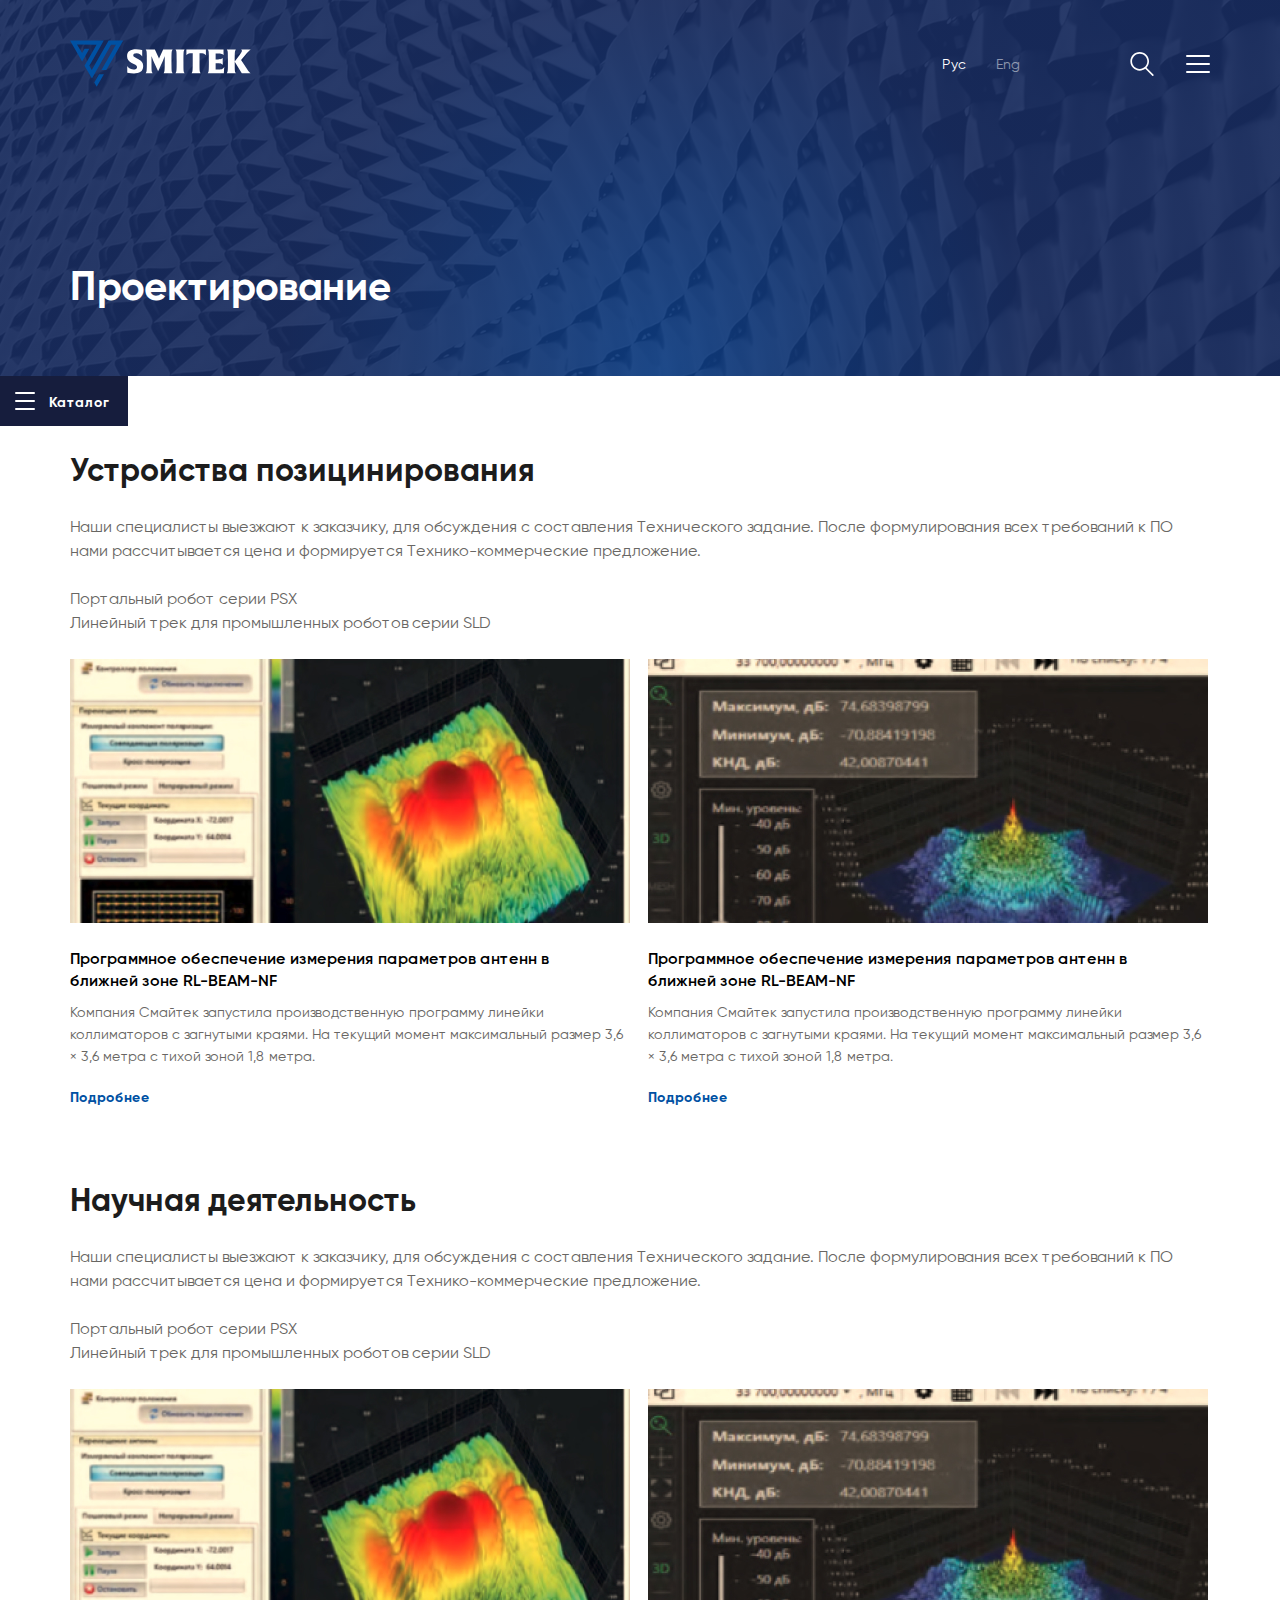
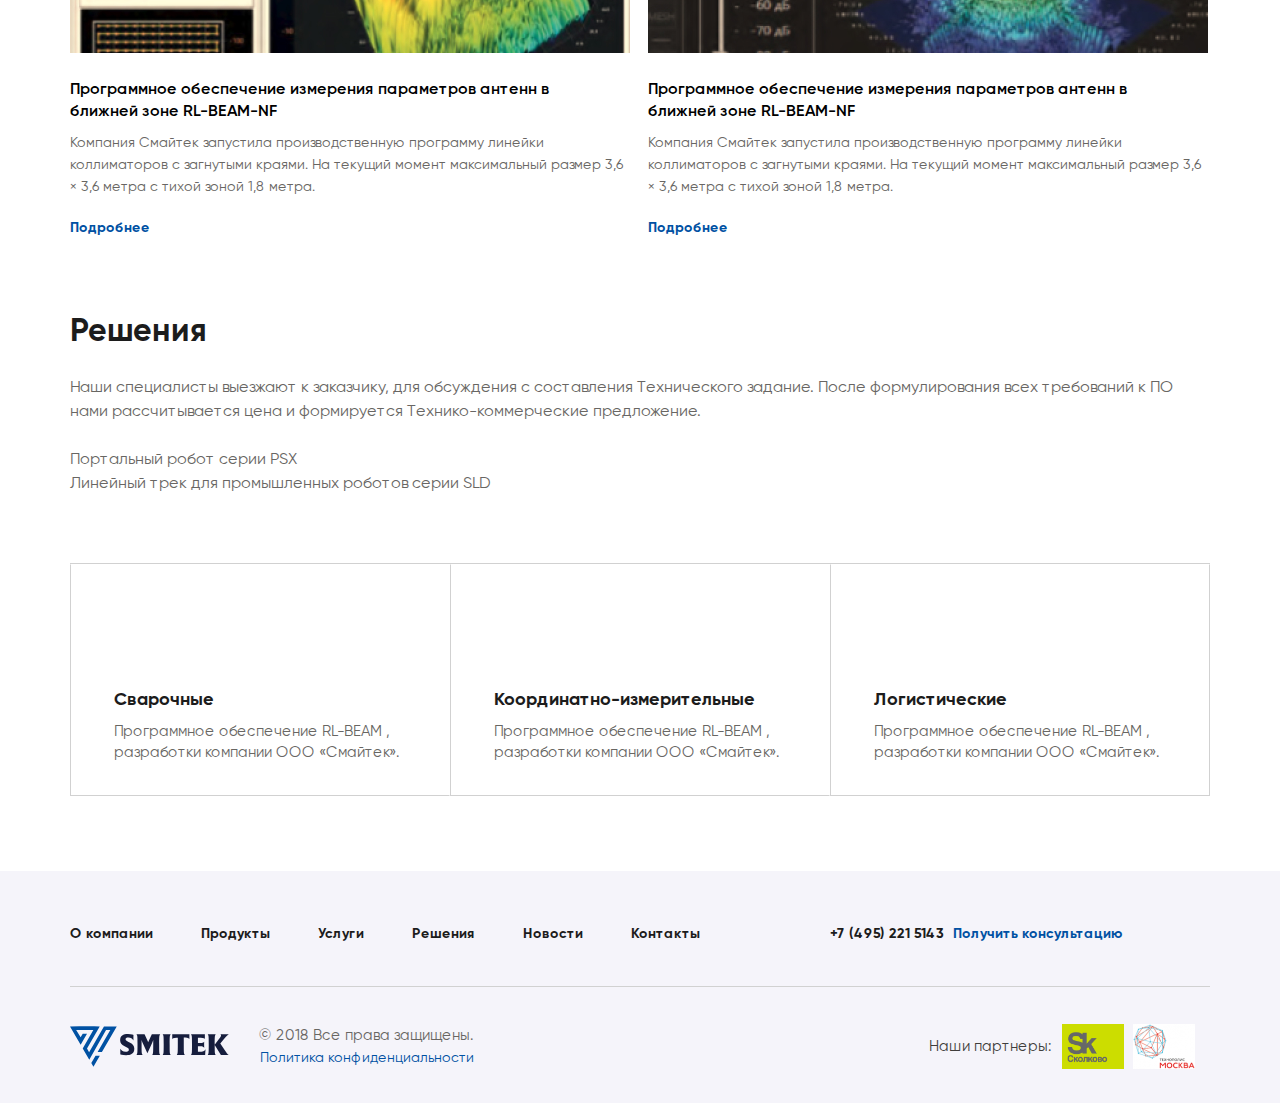
<file: app/index4.html>
<!DOCTYPE html>
<html lang="ru">

<head>

	<meta charset="utf-8">
	<!-- <base href="/"> -->

	<title>OptimizedHTML 4</title>
	<meta name="description" content="">

	<meta http-equiv="X-UA-Compatible" content="IE=edge">
	<meta name="viewport" content="width=device-width, initial-scale=1, maximum-scale=1">
	
	<!-- Template Basic Images Start -->
	<meta property="og:image" content="path/to/image.jpg">
	<link rel="icon" href="img/favicon/favicon.ico">
	<link rel="apple-touch-icon" sizes="180x180" href="img/favicon/apple-touch-icon-180x180.png">
	<!-- Template Basic Images End -->
	
	<!-- Custom Browsers Color Start -->
	<meta name="theme-color" content="#000">
	<!-- Custom Browsers Color End -->

	<link rel="stylesheet" href="libs/bootstrap/css/bootstrap-reboot.min.css">
	<link rel="stylesheet" href="libs/bootstrap/css/bootstrap-grid.min.css">
	<link rel="stylesheet" href="libs/hamburgers-master/dist/hamburgers.min.css">
	<link rel="stylesheet" href="css/main.min.css">

</head>

<body>
	
	<!-- Header Start -->
	<header class="header header-inner">
		<div class="container">
			<div class="topLine">
				<div class="header-mmenu">
					<button class="hamburger hamburger--collapse" type="button">
						<span class="hamburger-box">
							<span class="hamburger-inner"></span>
						</span>
					</button>
				</div>

				<div class="header-logo">
					<a href="#" class="logo">
						<img src="img/logo-white.svg" alt="Smitek">
					</a>
				</div>

				<div class="header-controls">
					<div class="lang">
						<ul>
							<li class="active">
								<a href="#" class="link">Рус</a>
							</li>
							<li>
								<a href="#" class="link">Eng</a>
							</li>
						</ul>
					</div>

					<div class="search">
						<div class="search-btn">
							<img src="img/icons/ic-search.svg" class="svg">
						</div>
					</div>
				</div>
			</div>
			
			<div class="middleLine">
				<h1 class="h1 title">Проектирование</h1>
			</div>
		</div>
	</header>
	<!-- Header END -->

	<!-- Main Start -->
	<main class="main">
		<div class="catalog">
			<a href="#" class="catalog-btn">
				<span class="hamburger hamburger--collapse">
					<span class="hamburger-box">
						<span class="hamburger-inner"></span>
					</span>
				</span>
				<span class="catalog-btn-text">Каталог</span>
			</a>
			<div class="catalog-list">
				<span class="hamburger hamburger--collapse is-active">
					<span class="hamburger-box">
						<span class="hamburger-inner"></span>
					</span>
				</span>
				<ul>
					<li class="active">
						<a href="#sect1" class="link js-scroll-to">Разработка ПО</a>
					</li>
					<li>
						<a href="#sect2" class="link js-scroll-to">Научная деятельность</a>
					</li>
					<li>
						<a href="#sect3" class="link js-scroll-to">Решения</a>
					</li>
				</ul>
			</div>
		</div>

		<section class="section" id="sect1">
			<div class="container">
				<h2 class="section-title h2 title c-title">Устройства позицинирования</h2>

				<p class="pre-line">Наши специалисты выезжают к заказчику, для обсуждения с составления Технического задание. После формулирования всех требований к ПО нами рассчитывается цена и формируется Технико-коммерческие предложение.

						Портальный робот серии PSX 
						Линейный трек для промышленных роботов серии SLD 
				</p>

				<div class="news news-large">
					<div class="news-poster two-columns">
						<div class="two-columns-col">
							<article class="article">
								<a href="#" class="article-image">
									<img src="img/news-large-1.jpg" alt="News Alt">
								</a>
								<div class="article-content">
									<div class="title">
										<a href="#" class="link">
											<h6 class="h6">Программное обеспечение измерения параметров антенн в ближней зоне RL-BEAM-NF</h6>
										</a>
									</div>
									<p>Компания Смайтек запустила производственную программу линейки коллиматоров с загнутыми краями. На текущий момент максимальный размер 3,6 × 3,6 метра с тихой зоной 1,8 метра.</p>
									<div class="link-wrapper">
										<a href="#" class="link c-main">Подробнее</a>
									</div>
								</div>
							</article>
						</div>
						<div class="two-columns-col">
							<article class="article">
								<a href="#" class="article-image">
									<img src="img/news-large-2.jpg" alt="News Alt">
								</a>
								<div class="article-content">
									<div class="title">
										<a href="#" class="link">
											<h6 class="h6">Программное обеспечение измерения параметров антенн в ближней зоне RL-BEAM-NF</h6>
										</a>
									</div>
									<p>Компания Смайтек запустила производственную программу линейки коллиматоров с загнутыми краями. На текущий момент максимальный размер 3,6 × 3,6 метра с тихой зоной 1,8 метра.</p>
									<div class="link-wrapper">
										<a href="#" class="link c-main">Подробнее</a>
									</div>
								</div>
							</article>
						</div>
					</div>
				</div>
			</div>
		</section>

		<section class="section" id="sect2">
			<div class="container">
				<h2 class="section-title h2 title c-title">Научная деятельность</h2>

				<p class="pre-line">Наши специалисты выезжают к заказчику, для обсуждения с составления Технического задание. После формулирования всех требований к ПО нами рассчитывается цена и формируется Технико-коммерческие предложение.

						Портальный робот серии PSX 
						Линейный трек для промышленных роботов серии SLD 
				</p>

				<div class="news news-large">
					<div class="news-poster two-columns">
						<div class="two-columns-col">
							<article class="article">
								<a href="#" class="article-image">
									<img src="img/news-large-1.jpg" alt="News Alt">
								</a>
								<div class="article-content">
									<div class="title">
										<a href="#" class="link">
											<h6 class="h6">Программное обеспечение измерения параметров антенн в ближней зоне RL-BEAM-NF</h6>
										</a>
									</div>
									<p>Компания Смайтек запустила производственную программу линейки коллиматоров с загнутыми краями. На текущий момент максимальный размер 3,6 × 3,6 метра с тихой зоной 1,8 метра.</p>
									<div class="link-wrapper">
										<a href="#" class="link c-main">Подробнее</a>
									</div>
								</div>
							</article>
						</div>
						<div class="two-columns-col">
							<article class="article">
								<a href="#" class="article-image">
									<img src="img/news-large-2.jpg" alt="News Alt">
								</a>
								<div class="article-content">
									<div class="title">
										<a href="#" class="link">
											<h6 class="h6">Программное обеспечение измерения параметров антенн в ближней зоне RL-BEAM-NF</h6>
										</a>
									</div>
									<p>Компания Смайтек запустила производственную программу линейки коллиматоров с загнутыми краями. На текущий момент максимальный размер 3,6 × 3,6 метра с тихой зоной 1,8 метра.</p>
									<div class="link-wrapper">
										<a href="#" class="link c-main">Подробнее</a>
									</div>
								</div>
							</article>
						</div>
					</div>
				</div>
			</div>
		</section>

		<section class="section" id="sect3">
			<div class="container">
				<h2 class="section-title h2 title c-title">Решения</h2>

				<p class="pre-line">Наши специалисты выезжают к заказчику, для обсуждения с составления Технического задание. После формулирования всех требований к ПО нами рассчитывается цена и формируется Технико-коммерческие предложение.

						Портальный робот серии PSX 
						Линейный трек для промышленных роботов серии SLD 
				</p>

				<div class="services-list">
					<div class="item">
						<div class="item-photo" style="background-image: url('img/service-img1.png');"></div>
						<a href="#" class="item-title link c-title"><h5 class="h5 title">Сварочные</h5></a>
						<p class="p-small">Программное обеспечение RL-BEAM , разработки компании ООО «Смайтек».</p>
					</div>
					<div class="item">
						<div class="item-photo" style="background-image: url('img/service-img2.png');"></div>
						<a href="#" class="item-title link c-title"><h5 class="h5 title">Координатно-измерительные</h5></a>
						<p class="p-small">Программное обеспечение RL-BEAM , разработки компании ООО «Смайтек».</p>
					</div>
					<div class="item">
						<div class="item-photo" style="background-image: url('img/service-img3.png');"></div>
						<a href="#" class="item-title link c-title"><h5 class="h5 title">Логистические</h5></a>
						<p class="p-small">Программное обеспечение RL-BEAM , разработки компании ООО «Смайтек».</p>
					</div>
				</div>
			</div>
		</section>
	</main>
	
	<!-- Main End -->

	<!-- Footer Start -->
	<footer class="footer">
		<div class="container">
			<div class="topLine">
				<div class="footer-logo">
					<a href="#" class="logo">
						<img src="img/logo.svg" alt="Smitek">
					</a>
				</div>

				<nav class="footer-nav">
					<ul>
						<li><a href="#" class="link c-title">О компании</a></li>
						<li><a href="#" class="link c-title">Продукты</a></li>
						<li><a href="#" class="link c-title">Услуги</a></li>
						<li><a href="#" class="link c-title">Решения</a></li>
						<li><a href="#" class="link c-title">Новости</a></li>
						<li><a href="#" class="link c-title">Контакты</a></li>
					</ul>
				</nav>

				<div class="footer-callback">
					<div class="link-wrapper">
						<a href="tel:+74952215143" class="link c-title">+7 (495) 221 5143</a>
					</div>
					<div class="link-wrapper">
						<a href="#" class="link c-main">Получить консультацию</a>
					</div>
				</div>
			</div>
			<div class="bottomLine p-small">
				<div class="footer-logo">
					<a href="#" class="logo">
						<img src="img/logo.svg" alt="Smitek">
					</a>
				</div>
				<div class="footer-copyright">
					<div class="copyright pre-line t-center">© 2018 Все права защищены.
						<a href="#" class="link c-main">Политика конфиденциальности</a>
					</div>
				</div>

				<div class="footer-partners">
					<div class="footer-partners-title c-subtitle">Наши партнеры:</div>	
					<div class="footer-partners-logos">
						<a href="#"><img src="img/partners-img1.png" alt="Сколково"></a>
						<a href="#"><img src="img/partners-img2.png" alt="Технополис Москва"></a>
					</div>
				</div>
			</div>
		</div>
	</footer>
	<!-- Footer End -->

	<!-- Mmenu Start -->
	<nav class="mmenu">
		<div class="mmenu-controls">
			<div class="lang">
				<ul>
					<li class="active">
						<a href="#" class="link">Рус</a>
					</li>
					<li>
						<a href="#" class="link">Eng</a>
					</li>
				</ul>
			</div>

			<div class="mmenu-toggle">
				<button class="hamburger hamburger--collapse is-active" type="button">
					<span class="hamburger-box">
						<span class="hamburger-inner"></span>
					</span>
				</button>
			</div>
		</div>
		
		<div class="scroll-wrapper">
			<dl class="mmenu-list p-small">
				<dt>
					<a href="#" class="link">
						<h5 class="h5 title">О компании</h5>
					</a>
				</dt>
				<dt>
					<a href="#" class="link">
						<h5 class="h5 title">Продукты</h5>
					</a>
				</dt>
					<dd><a href="#" class="link">Антенные измерения</a></dd>
					<dd><a href="#" class="link">Промышленная робототехника</a></dd>
					<dd><a href="#" class="link">Фрезерные станки</a></dd>
				<dt>
					<a href="#" class="link">
						<h5 class="h5 title">Услуги</h5>
					</a>
				</dt>
					<dd><a href="#" class="link">Разработка ПО</a></dd>
					<dd><a href="#" class="link">Проектирование</a></dd>
					<dd><a href="#" class="link">Научная деятельность</a></dd>
				<dt>
					<a href="#" class="link">
						<h5 class="h5 title">Решения</h5>
					</a>
				</dt>
					<dd><a href="#" class="link">Сварочные</a></dd>
					<dd><a href="#" class="link">Координатно-измерительные</a></dd>
					<dd><a href="#" class="link">Логические</a></dd>
				<dt>
					<a href="#" class="link">
						<h5 class="h5 title">Новости</h5>
					</a>
				</dt>
				<dt>
					<a href="#" class="link">
						<h5 class="h5 title">Контакты</h5>
					</a>
				</dt>
			</dl>

			<div class="mmenu-search">
				<form action="#" class="form">
					<label class="form-group">
						<input type="text" class="form-control" placeholder="Поиск ...">
					</label>
					<label class="form-btn">
						<input type="submit">
						<img src="img/icons/ic-search.svg" class="svg">
					</label>
				</form>
			</div>
		</div>
	</nav>
	<div class="body-shadow"></div>
	<!-- Mmenu End -->

	<script src="libs/current-device-master/current-device.min.js"></script>
	<script src="libs/jquery/dist/jquery.min.js"></script>
	<script src="libs/jquery.easeScroll/jquery.easeScroll.js"></script>
	<script src="libs/modernizr/modernizr.js"></script>
	<script src="libs/viewport.jquery-master/viewport.jquery.js"></script>
	<script src="libs/sticky-kit-master/dist/sticky-kit.min.js"></script>
	<script src="js/common.js"></script>

</body>
</html>
</file>
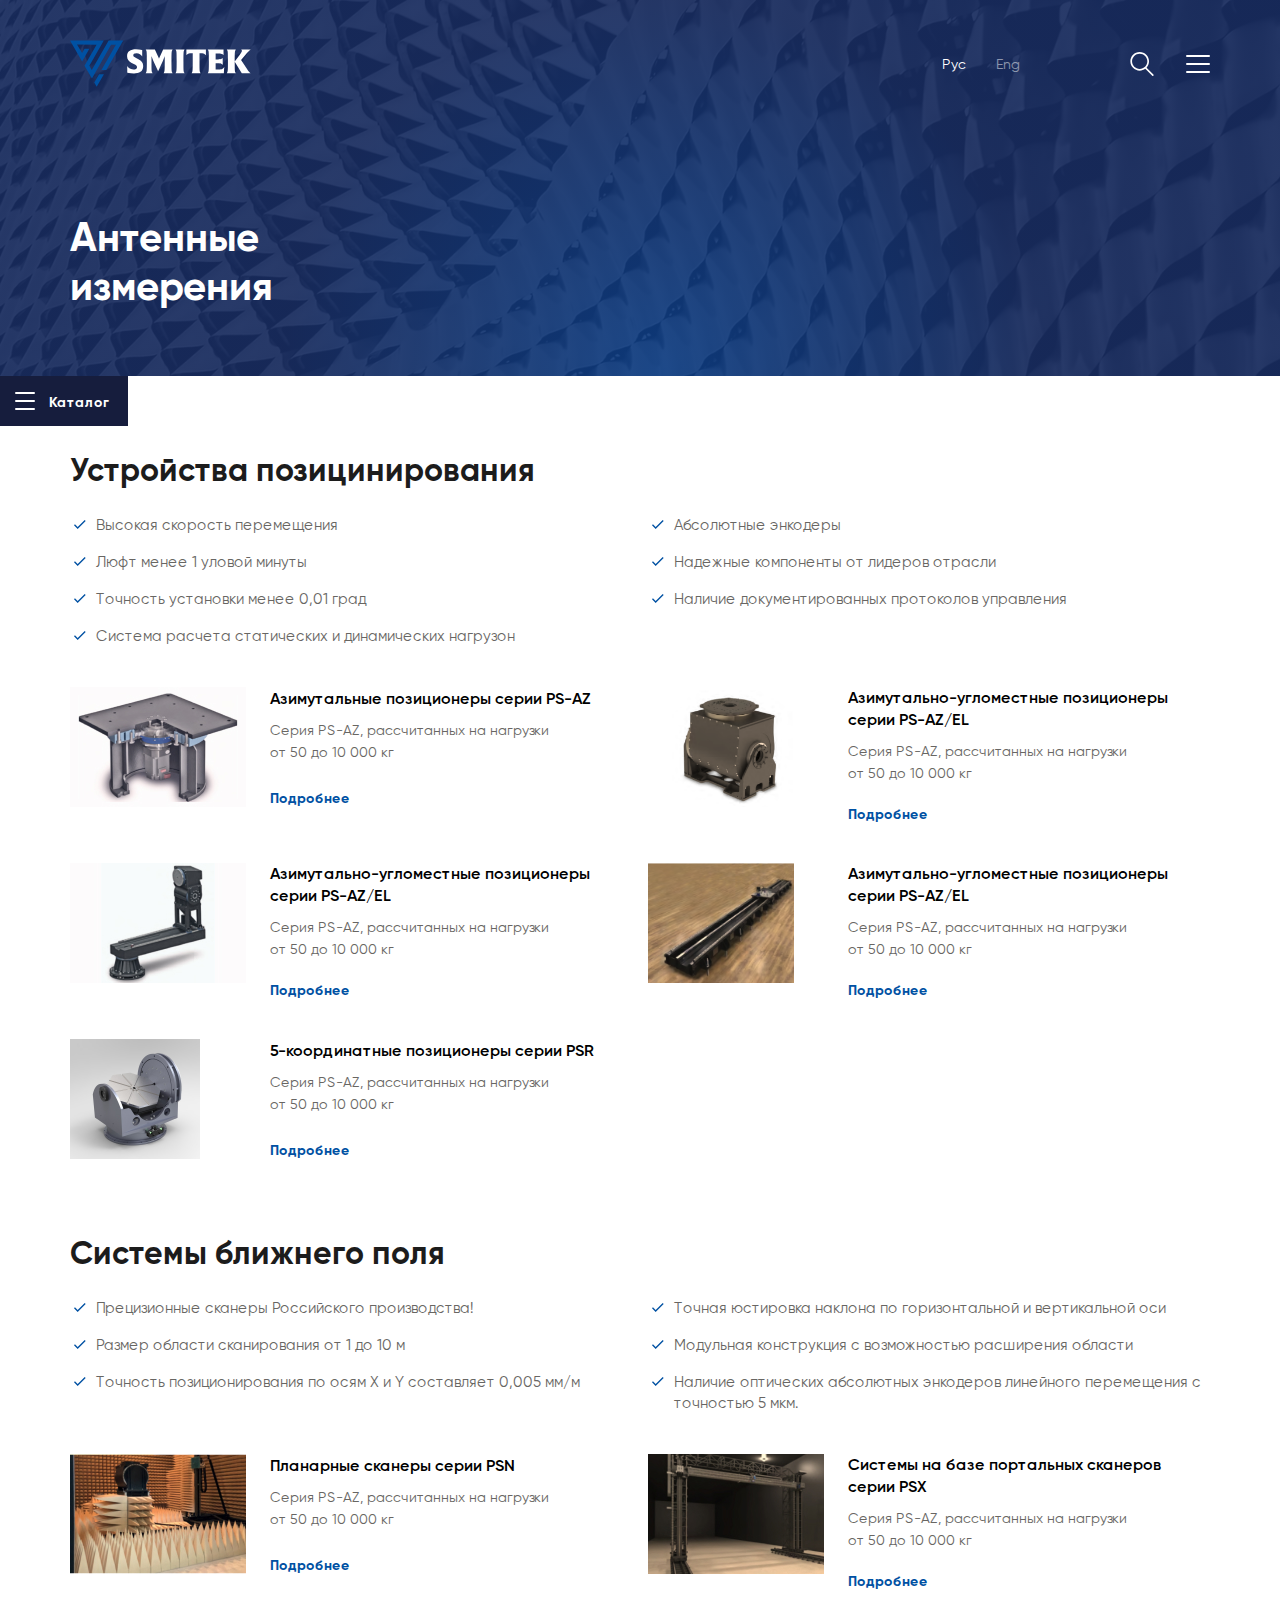
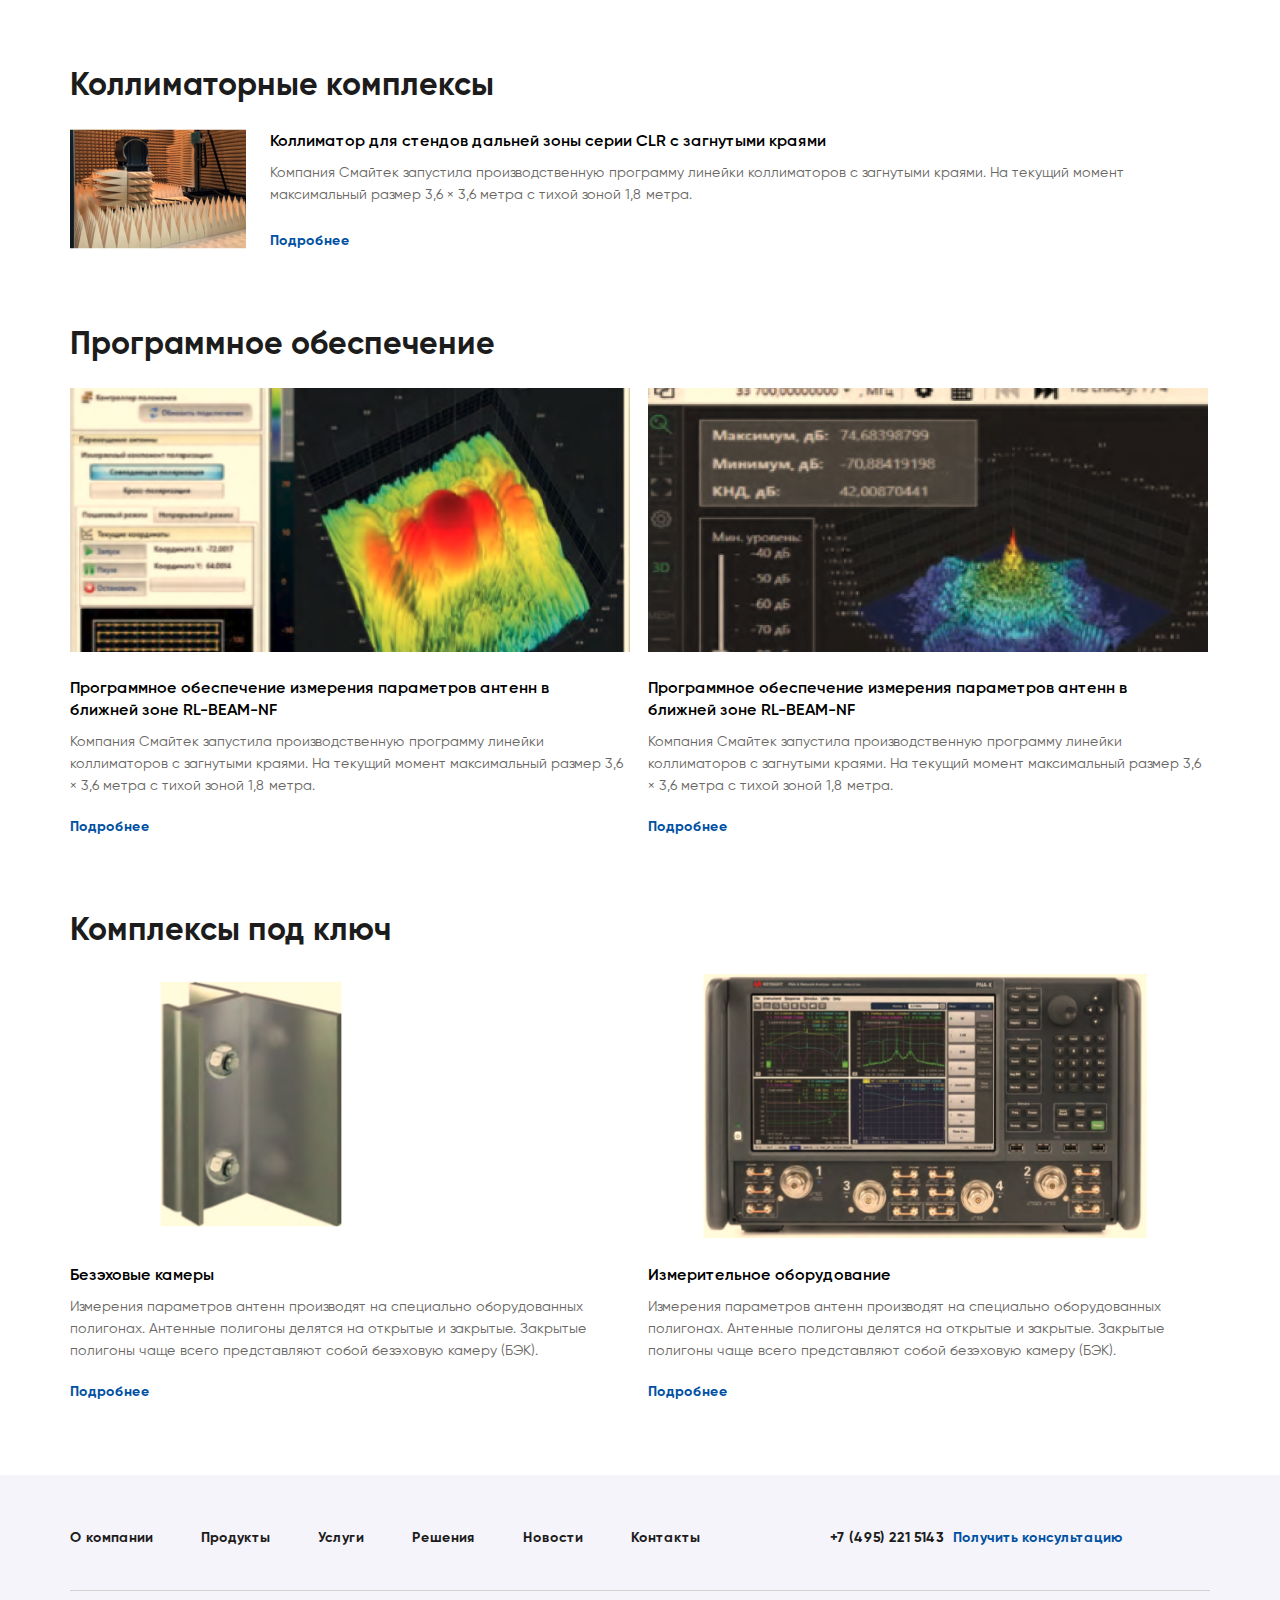
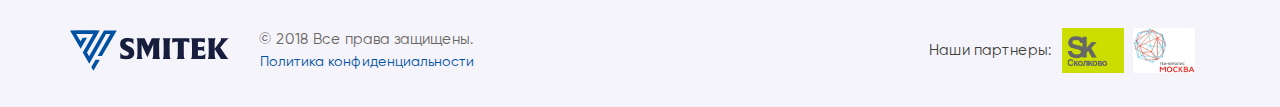
<file: app/inner1.html>
<!DOCTYPE html>
<html lang="ru">

<head>

	<meta charset="utf-8">
	<!-- <base href="/"> -->

	<title>OptimizedHTML 4</title>
	<meta name="description" content="">

	<meta http-equiv="X-UA-Compatible" content="IE=edge">
	<meta name="viewport" content="width=device-width, initial-scale=1, maximum-scale=1">
	
	<!-- Template Basic Images Start -->
	<meta property="og:image" content="path/to/image.jpg">
	<link rel="icon" href="img/favicon/favicon.ico">
	<link rel="apple-touch-icon" sizes="180x180" href="img/favicon/apple-touch-icon-180x180.png">
	<!-- Template Basic Images End -->
	
	<!-- Custom Browsers Color Start -->
	<meta name="theme-color" content="#000">
	<!-- Custom Browsers Color End -->

	<link rel="stylesheet" href="libs/bootstrap/css/bootstrap-reboot.min.css">
	<link rel="stylesheet" href="libs/bootstrap/css/bootstrap-grid.min.css">
	<link rel="stylesheet" href="libs/hamburgers-master/dist/hamburgers.min.css">
	<link rel="stylesheet" href="css/main.min.css">

</head>

<body>
	
	<!-- Header Start -->
	<header class="header header-inner">
		<div class="container">
			<div class="topLine">
				<div class="header-mmenu">
					<button class="hamburger hamburger--collapse" type="button">
						<span class="hamburger-box">
							<span class="hamburger-inner"></span>
						</span>
					</button>
				</div>

				<div class="header-logo">
					<a href="#" class="logo">
						<img src="img/logo-white.svg" alt="Smitek">
					</a>
				</div>

				<div class="header-controls">
					<div class="lang">
						<ul>
							<li class="active">
								<a href="#" class="link">Рус</a>
							</li>
							<li>
								<a href="#" class="link">Eng</a>
							</li>
						</ul>
					</div>

					<div class="search">
						<div class="search-btn">
							<img src="img/icons/ic-search.svg" class="svg">
						</div>
					</div>
				</div>
			</div>
			
			<div class="middleLine">
				<h1 class="h1 title">Антенные <br>измерения</h1>
			</div>
		</div>
	</header>
	<!-- Header END -->

	<!-- Main Start -->
	<main class="main">
		<div class="catalog">
			<a href="#" class="catalog-btn">
				<span class="hamburger hamburger--collapse">
					<span class="hamburger-box">
						<span class="hamburger-inner"></span>
					</span>
				</span>
				<span class="catalog-btn-text">Каталог</span>
			</a>
			<div class="catalog-list">
				<span class="hamburger hamburger--collapse is-active">
					<span class="hamburger-box">
						<span class="hamburger-inner"></span>
					</span>
				</span>
				<ul>
					<li class="active">
						<a href="#sect1" class="link js-scroll-to">Устройства позицинирования</a>
					</li>
					<li>
						<a href="#sect2" class="link js-scroll-to">Системы ближнего поля</a>
					</li>
					<li>
						<a href="#sect3" class="link js-scroll-to">Коллиматорные комплексы</a>
					</li>
					<li>
						<a href="#sect4" class="link js-scroll-to">Программное обеспечение</a>
					</li>
					<li>
						<a href="#sect5" class="link js-scroll-to">Комплексы под ключ</a>
					</li>
				</ul>
			</div>
		</div>

		<section class="section" id="sect1">
			<div class="container">
				<h2 class="section-title h2 title c-title">Устройства позицинирования</h2>

				<ul class="list list-checked p-small cc-2">
					<li>Высокая скорость перемещения</li>
					<li>Люфт менее 1 уловой минуты</li>
					<li>Точность установки менее 0,01 град</li>
					<li>Система расчета статических и динамических нагрузон</li>
					<li>Абсолютные энкодеры</li>
					<li>Надежные компоненты от лидеров отрасли</li>
					<li>Наличие документированных протоколов управления</li>
				</ul>

				<div class="news">
					<div class="news-poster two-columns">
						<div class="two-columns-col">
							<article class="article">
								<a href="#" class="article-image">
									<img src="img/news-poster-img1.jpg" alt="News Alt">
								</a>
								<div class="article-content">
									<div class="title">
										<a href="#" class="link">
											<h6 class="h6">Азимутальные позиционеры серии PS-AZ</h6>
										</a>
									</div>
									<p>Серия PS-AZ, рассчитанных на нагрузки <br>от 50 до 10 000 кг</p>
									<div class="link-wrapper">
										<a href="#" class="link c-main">Подробнее</a>
									</div>
								</div>
							</article>
						</div>

						<div class="two-columns-col">
							<article class="article">
								<a href="#" class="article-image">
									<img src="img/news-poster-img2.png" alt="News Alt">
								</a>
								<div class="article-content">
									<div class="title">
										<a href="#" class="link">
											<h6 class="h6">Азимутально-угломестные позиционеры серии PS-AZ/EL</h6>
										</a>
									</div>
									<p>Серия PS-AZ, рассчитанных на нагрузки <br>от 50 до 10 000 кг</p>
									<div class="link-wrapper">
										<a href="#" class="link c-main">Подробнее</a>
									</div>
								</div>
							</article>
						</div>

						<div class="two-columns-col">
							<article class="article">
								<a href="#" class="article-image">
									<img src="img/news-poster-img3.jpg" alt="News Alt">
								</a>
								<div class="article-content">
									<div class="title">
										<a href="#" class="link">
											<h6 class="h6">Азимутально-угломестные позиционеры серии PS-AZ/EL</h6>
										</a>
									</div>
									<p>Серия PS-AZ, рассчитанных на нагрузки <br>от 50 до 10 000 кг</p>
									<div class="link-wrapper">
										<a href="#" class="link c-main">Подробнее</a>
									</div>
								</div>
							</article>
						</div>

						<div class="two-columns-col">
							<article class="article">
								<a href="#" class="article-image">
									<img src="img/news-poster-img4.png" alt="News Alt">
								</a>
								<div class="article-content">
									<div class="title">
										<a href="#" class="link">
											<h6 class="h6">Азимутально-угломестные позиционеры серии PS-AZ/EL</h6>
										</a>
									</div>
									<p>Серия PS-AZ, рассчитанных на нагрузки <br>от 50 до 10 000 кг</p>
									<div class="link-wrapper">
										<a href="#" class="link c-main">Подробнее</a>
									</div>
								</div>
							</article>
						</div>

						<div class="two-columns-col">
							<article class="article">
								<a href="#" class="article-image">
									<img src="img/news-poster-img5.jpg" alt="News Alt">
								</a>
								<div class="article-content">
									<div class="title">
										<a href="#" class="link">
											<h6 class="h6">5-координатные позиционеры серии PSR</h6>
										</a>
									</div>
									<p>Серия PS-AZ, рассчитанных на нагрузки <br>от 50 до 10 000 кг</p>
									<div class="link-wrapper">
										<a href="#" class="link c-main">Подробнее</a>
									</div>
								</div>
							</article>
						</div>
					</div>
				</div>
			</div>
		</section>

		<section class="section" id="sect2">
			<div class="container">
				<h2 class="section-title h2 title c-title">Системы ближнего поля</h2>

				<ul class="list list-checked p-small cc-2">
					<li>Прецизионные сканеры Российского производства! </li>
					<li>Размер области сканирования от 1 до 10 м</li>
					<li>Точность позиционирования по осям Х и Y составляет 0,005 мм/м</li>
					<li>Точная юстировка наклона по горизонтальной и вертикальной оси</li>
					<li>Модульная конструкция с возможностью расширения области </li>
					<li>Наличие оптических абсолютных энкодеров линейного перемещения с точностью 5 мкм.</li>
				</ul>

				<div class="news">
					<div class="news-poster two-columns">
						<div class="two-columns-col">
							<article class="article">
								<a href="#" class="article-image">
									<img src="img/news-poster-img6.jpg" alt="News Alt">
								</a>
								<div class="article-content">
									<div class="title">
										<a href="#" class="link">
											<h6 class="h6">Планарные сканеры серии PSN</h6>
										</a>
									</div>
									<p>Серия PS-AZ, рассчитанных на нагрузки <br>от 50 до 10 000 кг</p>
									<div class="link-wrapper">
										<a href="#" class="link c-main">Подробнее</a>
									</div>
								</div>
							</article>
						</div>

						<div class="two-columns-col">
							<article class="article">
								<a href="#" class="article-image">
									<img src="img/news-poster-img7.jpg" alt="News Alt">
								</a>
								<div class="article-content">
									<div class="title">
										<a href="#" class="link">
											<h6 class="h6">Системы на базе портальных сканеров серии PSX</h6>
										</a>
									</div>
									<p>Серия PS-AZ, рассчитанных на нагрузки <br>от 50 до 10 000 кг</p>
									<div class="link-wrapper">
										<a href="#" class="link c-main">Подробнее</a>
									</div>
								</div>
							</article>
						</div>
					</div>
				</div>
			</div>
		</section>

		<section class="section" id="sect3">
			<div class="container">
				<h2 class="section-title h2 title c-title">Коллиматорные комплексы</h2>

				<div class="news">
					<div class="news-poster">
						<article class="article">
							<a href="#" class="article-image">
								<img src="img/news-poster-img6.jpg" alt="News Alt">
							</a>
							<div class="article-content">
								<div class="title">
									<a href="#" class="link">
										<h6 class="h6">Коллиматор для стендов дальней зоны серии СLR с загнутыми краями</h6>
									</a>
								</div>
								<p>Компания Смайтек запустила производственную программу линейки коллиматоров с загнутыми краями. На текущий момент максимальный размер 3,6 × 3,6 метра с тихой зоной 1,8 метра.</p>
								<div class="link-wrapper">
									<a href="#" class="link c-main">Подробнее</a>
								</div>
							</div>
						</article>
					</div>
				</div>
			</div>
		</section>

		<section class="section" id="sect4">
			<div class="container">
				<h2 class="section-title h2 title c-title">Программное обеспечение</h2>

				<div class="news news-large">
					<div class="news-poster two-columns">
						<div class="two-columns-col">
							<article class="article">
								<a href="#" class="article-image">
									<img src="img/news-large-1.jpg" alt="News Alt">
								</a>
								<div class="article-content">
									<div class="title">
										<a href="#" class="link">
											<h6 class="h6">Программное обеспечение измерения параметров антенн в ближней зоне RL-BEAM-NF</h6>
										</a>
									</div>
									<p>Компания Смайтек запустила производственную программу линейки коллиматоров с загнутыми краями. На текущий момент максимальный размер 3,6 × 3,6 метра с тихой зоной 1,8 метра.</p>
									<div class="link-wrapper">
										<a href="#" class="link c-main">Подробнее</a>
									</div>
								</div>
							</article>
						</div>

						<div class="two-columns-col">
							<article class="article">
								<a href="#" class="article-image">
									<img src="img/news-large-2.jpg" alt="News Alt">
								</a>
								<div class="article-content">
									<div class="title">
										<a href="#" class="link">
											<h6 class="h6">Программное обеспечение измерения параметров антенн в ближней зоне RL-BEAM-NF</h6>
										</a>
									</div>
									<p>Компания Смайтек запустила производственную программу линейки коллиматоров с загнутыми краями. На текущий момент максимальный размер 3,6 × 3,6 метра с тихой зоной 1,8 метра.</p>
									<div class="link-wrapper">
										<a href="#" class="link c-main">Подробнее</a>
									</div>
								</div>
							</article>
						</div>
					</div>
				</div>
			</div>
		</section>

		<section class="section" id="sect5">
			<div class="container">
				<h2 class="section-title h2 title c-title">Комплексы под ключ</h2>

				<div class="news news-large">
					<div class="news-poster two-columns">
						<div class="two-columns-col">
							<article class="article">
								<a href="#" class="article-image">
									<img src="img/news-large-3.jpg" alt="News Alt">
								</a>
								<div class="article-content">
									<div class="title">
										<a href="#" class="link">
											<h6 class="h6">Безэховые камеры</h6>
										</a>
									</div>
									<p>Измерения параметров антенн производят на специально оборудованных полигонах. Антенные полигоны делятся на открытые и закрытые. Закрытые полигоны чаще всего представляют собой безэховую камеру (БЭК).</p>
									<div class="link-wrapper">
										<a href="#" class="link c-main">Подробнее</a>
									</div>
								</div>
							</article>
						</div>
						
						<div class="two-columns-col">
							<article class="article">
								<a href="#" class="article-image">
									<img src="img/news-large-4.jpg" alt="News Alt">
								</a>
								<div class="article-content">
									<div class="title">
										<a href="#" class="link">
											<h6 class="h6">Измерительное оборудование</h6>
										</a>
									</div>
									<p>Измерения параметров антенн производят на специально оборудованных полигонах. Антенные полигоны делятся на открытые и закрытые. Закрытые полигоны чаще всего представляют собой безэховую камеру (БЭК).</p>
									<div class="link-wrapper">
										<a href="#" class="link c-main">Подробнее</a>
									</div>
								</div>
							</article>
						</div>
					</div>
				</div>
			</div>
		</section>
	</main>
	
	<!-- Main End -->

	<!-- Footer Start -->
	<footer class="footer">
		<div class="container">
			<div class="topLine">
				<div class="footer-logo">
					<a href="#" class="logo">
						<img src="img/logo.svg" alt="Smitek">
					</a>
				</div>

				<nav class="footer-nav">
					<ul>
						<li><a href="#" class="link c-title">О компании</a></li>
						<li><a href="#" class="link c-title">Продукты</a></li>
						<li><a href="#" class="link c-title">Услуги</a></li>
						<li><a href="#" class="link c-title">Решения</a></li>
						<li><a href="#" class="link c-title">Новости</a></li>
						<li><a href="#" class="link c-title">Контакты</a></li>
					</ul>
				</nav>

				<div class="footer-callback">
					<div class="link-wrapper">
						<a href="tel:+74952215143" class="link c-title">+7 (495) 221 5143</a>
					</div>
					<div class="link-wrapper">
						<a href="#" class="link c-main">Получить консультацию</a>
					</div>
				</div>
			</div>
			<div class="bottomLine p-small">
				<div class="footer-logo">
					<a href="#" class="logo">
						<img src="img/logo.svg" alt="Smitek">
					</a>
				</div>
				<div class="footer-copyright">
					<div class="copyright pre-line t-center">© 2018 Все права защищены.
						<a href="#" class="link c-main">Политика конфиденциальности</a>
					</div>
				</div>

				<div class="footer-partners">
					<div class="footer-partners-title c-subtitle">Наши партнеры:</div>	
					<div class="footer-partners-logos">
						<a href="#"><img src="img/partners-img1.png" alt="Сколково"></a>
						<a href="#"><img src="img/partners-img2.png" alt="Технополис Москва"></a>
					</div>
				</div>
			</div>
		</div>
	</footer>
	<!-- Footer End -->

	<!-- Mmenu Start -->
	<nav class="mmenu">
		<div class="mmenu-controls">
			<div class="lang">
				<ul>
					<li class="active">
						<a href="#" class="link">Рус</a>
					</li>
					<li>
						<a href="#" class="link">Eng</a>
					</li>
				</ul>
			</div>

			<div class="mmenu-toggle">
				<button class="hamburger hamburger--collapse is-active" type="button">
					<span class="hamburger-box">
						<span class="hamburger-inner"></span>
					</span>
				</button>
			</div>
		</div>
		
		<div class="scroll-wrapper">
			<dl class="mmenu-list p-small">
				<dt>
					<a href="#" class="link">
						<h5 class="h5 title">О компании</h5>
					</a>
				</dt>
				<dt>
					<a href="#" class="link">
						<h5 class="h5 title">Продукты</h5>
					</a>
				</dt>
					<dd><a href="#" class="link">Антенные измерения</a></dd>
					<dd><a href="#" class="link">Промышленная робототехника</a></dd>
					<dd><a href="#" class="link">Фрезерные станки</a></dd>
				<dt>
					<a href="#" class="link">
						<h5 class="h5 title">Услуги</h5>
					</a>
				</dt>
					<dd><a href="#" class="link">Разработка ПО</a></dd>
					<dd><a href="#" class="link">Проектирование</a></dd>
					<dd><a href="#" class="link">Научная деятельность</a></dd>
				<dt>
					<a href="#" class="link">
						<h5 class="h5 title">Решения</h5>
					</a>
				</dt>
					<dd><a href="#" class="link">Сварочные</a></dd>
					<dd><a href="#" class="link">Координатно-измерительные</a></dd>
					<dd><a href="#" class="link">Логические</a></dd>
				<dt>
					<a href="#" class="link">
						<h5 class="h5 title">Новости</h5>
					</a>
				</dt>
				<dt>
					<a href="#" class="link">
						<h5 class="h5 title">Контакты</h5>
					</a>
				</dt>
			</dl>

			<div class="mmenu-search">
				<form action="#" class="form">
					<label class="form-group">
						<input type="text" class="form-control" placeholder="Поиск ...">
					</label>
					<label class="form-btn">
						<input type="submit">
						<img src="img/icons/ic-search.svg" class="svg">
					</label>
				</form>
			</div>
		</div>
	</nav>
	<div class="body-shadow"></div>
	<!-- Mmenu End -->

	<script src="libs/current-device-master/current-device.min.js"></script>
	<script src="libs/jquery/dist/jquery.min.js"></script>
	<script src="libs/jquery.easeScroll/jquery.easeScroll.js"></script>
	<script src="libs/modernizr/modernizr.js"></script>
	<script src="libs/sticky-kit-master/dist/sticky-kit.min.js"></script>
	<script src="js/common.js"></script>

</body>
</html>
</file>
<file: app/libs/hamburgers-master/dist/hamburgers.min.css>
/*!
 * Hamburgers
 * @description Tasty CSS-animated hamburgers
 * @author Jonathan Suh @jonsuh
 * @site https://jonsuh.com/hamburgers
 * @link https://github.com/jonsuh/hamburgers
 */.hamburger{font:inherit;display:inline-block;overflow:visible;margin:0;padding:15px;cursor:pointer;transition-timing-function:linear;transition-duration:.15s;transition-property:opacity,filter;text-transform:none;color:inherit;border:0;background-color:transparent}.hamburger.is-active:hover,.hamburger:hover{opacity:.7}.hamburger.is-active .hamburger-inner,.hamburger.is-active .hamburger-inner:after,.hamburger.is-active .hamburger-inner:before{background-color:#000}.hamburger-box{position:relative;display:inline-block;width:40px;height:24px}.hamburger-inner{top:50%;display:block;margin-top:-2px}.hamburger-inner,.hamburger-inner:after,.hamburger-inner:before{position:absolute;width:40px;height:4px;transition-timing-function:ease;transition-duration:.15s;transition-property:transform;border-radius:4px;background-color:#000}.hamburger-inner:after,.hamburger-inner:before{display:block;content:""}.hamburger-inner:before{top:-10px}.hamburger-inner:after{bottom:-10px}.hamburger--3dx .hamburger-box{perspective:80px}.hamburger--3dx .hamburger-inner{transition:transform .15s cubic-bezier(.645,.045,.355,1),background-color 0s cubic-bezier(.645,.045,.355,1) .1s}.hamburger--3dx .hamburger-inner:after,.hamburger--3dx .hamburger-inner:before{transition:transform 0s cubic-bezier(.645,.045,.355,1) .1s}.hamburger--3dx.is-active .hamburger-inner{transform:rotateY(180deg);background-color:transparent!important}.hamburger--3dx.is-active .hamburger-inner:before{transform:translate3d(0,10px,0) rotate(45deg)}.hamburger--3dx.is-active .hamburger-inner:after{transform:translate3d(0,-10px,0) rotate(-45deg)}.hamburger--3dx-r .hamburger-box{perspective:80px}.hamburger--3dx-r .hamburger-inner{transition:transform .15s cubic-bezier(.645,.045,.355,1),background-color 0s cubic-bezier(.645,.045,.355,1) .1s}.hamburger--3dx-r .hamburger-inner:after,.hamburger--3dx-r .hamburger-inner:before{transition:transform 0s cubic-bezier(.645,.045,.355,1) .1s}.hamburger--3dx-r.is-active .hamburger-inner{transform:rotateY(-180deg);background-color:transparent!important}.hamburger--3dx-r.is-active .hamburger-inner:before{transform:translate3d(0,10px,0) rotate(45deg)}.hamburger--3dx-r.is-active .hamburger-inner:after{transform:translate3d(0,-10px,0) rotate(-45deg)}.hamburger--3dy .hamburger-box{perspective:80px}.hamburger--3dy .hamburger-inner{transition:transform .15s cubic-bezier(.645,.045,.355,1),background-color 0s cubic-bezier(.645,.045,.355,1) .1s}.hamburger--3dy .hamburger-inner:after,.hamburger--3dy .hamburger-inner:before{transition:transform 0s cubic-bezier(.645,.045,.355,1) .1s}.hamburger--3dy.is-active .hamburger-inner{transform:rotateX(-180deg);background-color:transparent!important}.hamburger--3dy.is-active .hamburger-inner:before{transform:translate3d(0,10px,0) rotate(45deg)}.hamburger--3dy.is-active .hamburger-inner:after{transform:translate3d(0,-10px,0) rotate(-45deg)}.hamburger--3dy-r .hamburger-box{perspective:80px}.hamburger--3dy-r .hamburger-inner{transition:transform .15s cubic-bezier(.645,.045,.355,1),background-color 0s cubic-bezier(.645,.045,.355,1) .1s}.hamburger--3dy-r .hamburger-inner:after,.hamburger--3dy-r .hamburger-inner:before{transition:transform 0s cubic-bezier(.645,.045,.355,1) .1s}.hamburger--3dy-r.is-active .hamburger-inner{transform:rotateX(180deg);background-color:transparent!important}.hamburger--3dy-r.is-active .hamburger-inner:before{transform:translate3d(0,10px,0) rotate(45deg)}.hamburger--3dy-r.is-active .hamburger-inner:after{transform:translate3d(0,-10px,0) rotate(-45deg)}.hamburger--3dxy .hamburger-box{perspective:80px}.hamburger--3dxy .hamburger-inner{transition:transform .15s cubic-bezier(.645,.045,.355,1),background-color 0s cubic-bezier(.645,.045,.355,1) .1s}.hamburger--3dxy .hamburger-inner:after,.hamburger--3dxy .hamburger-inner:before{transition:transform 0s cubic-bezier(.645,.045,.355,1) .1s}.hamburger--3dxy.is-active .hamburger-inner{transform:rotateX(180deg) rotateY(180deg);background-color:transparent!important}.hamburger--3dxy.is-active .hamburger-inner:before{transform:translate3d(0,10px,0) rotate(45deg)}.hamburger--3dxy.is-active .hamburger-inner:after{transform:translate3d(0,-10px,0) rotate(-45deg)}.hamburger--3dxy-r .hamburger-box{perspective:80px}.hamburger--3dxy-r .hamburger-inner{transition:transform .15s cubic-bezier(.645,.045,.355,1),background-color 0s cubic-bezier(.645,.045,.355,1) .1s}.hamburger--3dxy-r .hamburger-inner:after,.hamburger--3dxy-r .hamburger-inner:before{transition:transform 0s cubic-bezier(.645,.045,.355,1) .1s}.hamburger--3dxy-r.is-active .hamburger-inner{transform:rotateX(180deg) rotateY(180deg) rotate(-180deg);background-color:transparent!important}.hamburger--3dxy-r.is-active .hamburger-inner:before{transform:translate3d(0,10px,0) rotate(45deg)}.hamburger--3dxy-r.is-active .hamburger-inner:after{transform:translate3d(0,-10px,0) rotate(-45deg)}.hamburger--arrow.is-active .hamburger-inner:before{transform:translate3d(-8px,0,0) rotate(-45deg) scaleX(.7)}.hamburger--arrow.is-active .hamburger-inner:after{transform:translate3d(-8px,0,0) rotate(45deg) scaleX(.7)}.hamburger--arrow-r.is-active .hamburger-inner:before{transform:translate3d(8px,0,0) rotate(45deg) scaleX(.7)}.hamburger--arrow-r.is-active .hamburger-inner:after{transform:translate3d(8px,0,0) rotate(-45deg) scaleX(.7)}.hamburger--arrowalt .hamburger-inner:before{transition:top .1s ease .1s,transform .1s cubic-bezier(.165,.84,.44,1)}.hamburger--arrowalt .hamburger-inner:after{transition:bottom .1s ease .1s,transform .1s cubic-bezier(.165,.84,.44,1)}.hamburger--arrowalt.is-active .hamburger-inner:before{top:0;transition:top .1s ease,transform .1s cubic-bezier(.895,.03,.685,.22) .1s;transform:translate3d(-8px,-10px,0) rotate(-45deg) scaleX(.7)}.hamburger--arrowalt.is-active .hamburger-inner:after{bottom:0;transition:bottom .1s ease,transform .1s cubic-bezier(.895,.03,.685,.22) .1s;transform:translate3d(-8px,10px,0) rotate(45deg) scaleX(.7)}.hamburger--arrowalt-r .hamburger-inner:before{transition:top .1s ease .1s,transform .1s cubic-bezier(.165,.84,.44,1)}.hamburger--arrowalt-r .hamburger-inner:after{transition:bottom .1s ease .1s,transform .1s cubic-bezier(.165,.84,.44,1)}.hamburger--arrowalt-r.is-active .hamburger-inner:before{top:0;transition:top .1s ease,transform .1s cubic-bezier(.895,.03,.685,.22) .1s;transform:translate3d(8px,-10px,0) rotate(45deg) scaleX(.7)}.hamburger--arrowalt-r.is-active .hamburger-inner:after{bottom:0;transition:bottom .1s ease,transform .1s cubic-bezier(.895,.03,.685,.22) .1s;transform:translate3d(8px,10px,0) rotate(-45deg) scaleX(.7)}.hamburger--arrowturn.is-active .hamburger-inner{transform:rotate(-180deg)}.hamburger--arrowturn.is-active .hamburger-inner:before{transform:translate3d(8px,0,0) rotate(45deg) scaleX(.7)}.hamburger--arrowturn.is-active .hamburger-inner:after{transform:translate3d(8px,0,0) rotate(-45deg) scaleX(.7)}.hamburger--arrowturn-r.is-active .hamburger-inner{transform:rotate(-180deg)}.hamburger--arrowturn-r.is-active .hamburger-inner:before{transform:translate3d(-8px,0,0) rotate(-45deg) scaleX(.7)}.hamburger--arrowturn-r.is-active .hamburger-inner:after{transform:translate3d(-8px,0,0) rotate(45deg) scaleX(.7)}.hamburger--boring .hamburger-inner,.hamburger--boring .hamburger-inner:after,.hamburger--boring .hamburger-inner:before{transition-property:none}.hamburger--boring.is-active .hamburger-inner{transform:rotate(45deg)}.hamburger--boring.is-active .hamburger-inner:before{top:0;opacity:0}.hamburger--boring.is-active .hamburger-inner:after{bottom:0;transform:rotate(-90deg)}.hamburger--collapse .hamburger-inner{top:auto;bottom:0;transition-delay:.13s;transition-timing-function:cubic-bezier(.55,.055,.675,.19);transition-duration:.13s}.hamburger--collapse .hamburger-inner:after{top:-20px;transition:top .2s cubic-bezier(.33333,.66667,.66667,1) .2s,opacity .1s linear}.hamburger--collapse .hamburger-inner:before{transition:top .12s cubic-bezier(.33333,.66667,.66667,1) .2s,transform .13s cubic-bezier(.55,.055,.675,.19)}.hamburger--collapse.is-active .hamburger-inner{transition-delay:.22s;transition-timing-function:cubic-bezier(.215,.61,.355,1);transform:translate3d(0,-10px,0) rotate(-45deg)}.hamburger--collapse.is-active .hamburger-inner:after{top:0;transition:top .2s cubic-bezier(.33333,0,.66667,.33333),opacity .1s linear .22s;opacity:0}.hamburger--collapse.is-active .hamburger-inner:before{top:0;transition:top .1s cubic-bezier(.33333,0,.66667,.33333) .16s,transform .13s cubic-bezier(.215,.61,.355,1) .25s;transform:rotate(-90deg)}.hamburger--collapse-r .hamburger-inner{top:auto;bottom:0;transition-delay:.13s;transition-timing-function:cubic-bezier(.55,.055,.675,.19);transition-duration:.13s}.hamburger--collapse-r .hamburger-inner:after{top:-20px;transition:top .2s cubic-bezier(.33333,.66667,.66667,1) .2s,opacity .1s linear}.hamburger--collapse-r .hamburger-inner:before{transition:top .12s cubic-bezier(.33333,.66667,.66667,1) .2s,transform .13s cubic-bezier(.55,.055,.675,.19)}.hamburger--collapse-r.is-active .hamburger-inner{transition-delay:.22s;transition-timing-function:cubic-bezier(.215,.61,.355,1);transform:translate3d(0,-10px,0) rotate(45deg)}.hamburger--collapse-r.is-active .hamburger-inner:after{top:0;transition:top .2s cubic-bezier(.33333,0,.66667,.33333),opacity .1s linear .22s;opacity:0}.hamburger--collapse-r.is-active .hamburger-inner:before{top:0;transition:top .1s cubic-bezier(.33333,0,.66667,.33333) .16s,transform .13s cubic-bezier(.215,.61,.355,1) .25s;transform:rotate(90deg)}.hamburger--elastic .hamburger-inner{top:2px;transition-timing-function:cubic-bezier(.68,-.55,.265,1.55);transition-duration:.275s}.hamburger--elastic .hamburger-inner:before{top:10px;transition:opacity .125s ease .275s}.hamburger--elastic .hamburger-inner:after{top:20px;transition:transform .275s cubic-bezier(.68,-.55,.265,1.55)}.hamburger--elastic.is-active .hamburger-inner{transition-delay:75ms;transform:translate3d(0,10px,0) rotate(135deg)}.hamburger--elastic.is-active .hamburger-inner:before{transition-delay:0s;opacity:0}.hamburger--elastic.is-active .hamburger-inner:after{transition-delay:75ms;transform:translate3d(0,-20px,0) rotate(-270deg)}.hamburger--elastic-r .hamburger-inner{top:2px;transition-timing-function:cubic-bezier(.68,-.55,.265,1.55);transition-duration:.275s}.hamburger--elastic-r .hamburger-inner:before{top:10px;transition:opacity .125s ease .275s}.hamburger--elastic-r .hamburger-inner:after{top:20px;transition:transform .275s cubic-bezier(.68,-.55,.265,1.55)}.hamburger--elastic-r.is-active .hamburger-inner{transition-delay:75ms;transform:translate3d(0,10px,0) rotate(-135deg)}.hamburger--elastic-r.is-active .hamburger-inner:before{transition-delay:0s;opacity:0}.hamburger--elastic-r.is-active .hamburger-inner:after{transition-delay:75ms;transform:translate3d(0,-20px,0) rotate(270deg)}.hamburger--emphatic{overflow:hidden}.hamburger--emphatic .hamburger-inner{transition:background-color .125s ease-in .175s}.hamburger--emphatic .hamburger-inner:before{left:0;transition:transform .125s cubic-bezier(.6,.04,.98,.335),top .05s linear .125s,left .125s ease-in .175s}.hamburger--emphatic .hamburger-inner:after{top:10px;right:0;transition:transform .125s cubic-bezier(.6,.04,.98,.335),top .05s linear .125s,right .125s ease-in .175s}.hamburger--emphatic.is-active .hamburger-inner{transition-delay:0s;transition-timing-function:ease-out;background-color:transparent!important}.hamburger--emphatic.is-active .hamburger-inner:before{top:-80px;left:-80px;transition:left .125s ease-out,top .05s linear .125s,transform .125s cubic-bezier(.075,.82,.165,1) .175s;transform:translate3d(80px,80px,0) rotate(45deg)}.hamburger--emphatic.is-active .hamburger-inner:after{top:-80px;right:-80px;transition:right .125s ease-out,top .05s linear .125s,transform .125s cubic-bezier(.075,.82,.165,1) .175s;transform:translate3d(-80px,80px,0) rotate(-45deg)}.hamburger--emphatic-r{overflow:hidden}.hamburger--emphatic-r .hamburger-inner{transition:background-color .125s ease-in .175s}.hamburger--emphatic-r .hamburger-inner:before{left:0;transition:transform .125s cubic-bezier(.6,.04,.98,.335),top .05s linear .125s,left .125s ease-in .175s}.hamburger--emphatic-r .hamburger-inner:after{top:10px;right:0;transition:transform .125s cubic-bezier(.6,.04,.98,.335),top .05s linear .125s,right .125s ease-in .175s}.hamburger--emphatic-r.is-active .hamburger-inner{transition-delay:0s;transition-timing-function:ease-out;background-color:transparent!important}.hamburger--emphatic-r.is-active .hamburger-inner:before{top:80px;left:-80px;transition:left .125s ease-out,top .05s linear .125s,transform .125s cubic-bezier(.075,.82,.165,1) .175s;transform:translate3d(80px,-80px,0) rotate(-45deg)}.hamburger--emphatic-r.is-active .hamburger-inner:after{top:80px;right:-80px;transition:right .125s ease-out,top .05s linear .125s,transform .125s cubic-bezier(.075,.82,.165,1) .175s;transform:translate3d(-80px,-80px,0) rotate(45deg)}.hamburger--minus .hamburger-inner:after,.hamburger--minus .hamburger-inner:before{transition:bottom .08s ease-out 0s,top .08s ease-out 0s,opacity 0s linear}.hamburger--minus.is-active .hamburger-inner:after,.hamburger--minus.is-active .hamburger-inner:before{transition:bottom .08s ease-out,top .08s ease-out,opacity 0s linear .08s;opacity:0}.hamburger--minus.is-active .hamburger-inner:before{top:0}.hamburger--minus.is-active .hamburger-inner:after{bottom:0}.hamburger--slider .hamburger-inner{top:2px}.hamburger--slider .hamburger-inner:before{top:10px;transition-timing-function:ease;transition-duration:.15s;transition-property:transform,opacity}.hamburger--slider .hamburger-inner:after{top:20px}.hamburger--slider.is-active .hamburger-inner{transform:translate3d(0,10px,0) rotate(45deg)}.hamburger--slider.is-active .hamburger-inner:before{transform:rotate(-45deg) translate3d(-5.71429px,-6px,0);opacity:0}.hamburger--slider.is-active .hamburger-inner:after{transform:translate3d(0,-20px,0) rotate(-90deg)}.hamburger--slider-r .hamburger-inner{top:2px}.hamburger--slider-r .hamburger-inner:before{top:10px;transition-timing-function:ease;transition-duration:.15s;transition-property:transform,opacity}.hamburger--slider-r .hamburger-inner:after{top:20px}.hamburger--slider-r.is-active .hamburger-inner{transform:translate3d(0,10px,0) rotate(-45deg)}.hamburger--slider-r.is-active .hamburger-inner:before{transform:rotate(45deg) translate3d(5.71429px,-6px,0);opacity:0}.hamburger--slider-r.is-active .hamburger-inner:after{transform:translate3d(0,-20px,0) rotate(90deg)}.hamburger--spin .hamburger-inner{transition-timing-function:cubic-bezier(.55,.055,.675,.19);transition-duration:.22s}.hamburger--spin .hamburger-inner:before{transition:top .1s ease-in .25s,opacity .1s ease-in}.hamburger--spin .hamburger-inner:after{transition:bottom .1s ease-in .25s,transform .22s cubic-bezier(.55,.055,.675,.19)}.hamburger--spin.is-active .hamburger-inner{transition-delay:.12s;transition-timing-function:cubic-bezier(.215,.61,.355,1);transform:rotate(225deg)}.hamburger--spin.is-active .hamburger-inner:before{top:0;transition:top .1s ease-out,opacity .1s ease-out .12s;opacity:0}.hamburger--spin.is-active .hamburger-inner:after{bottom:0;transition:bottom .1s ease-out,transform .22s cubic-bezier(.215,.61,.355,1) .12s;transform:rotate(-90deg)}.hamburger--spin-r .hamburger-inner{transition-timing-function:cubic-bezier(.55,.055,.675,.19);transition-duration:.22s}.hamburger--spin-r .hamburger-inner:before{transition:top .1s ease-in .25s,opacity .1s ease-in}.hamburger--spin-r .hamburger-inner:after{transition:bottom .1s ease-in .25s,transform .22s cubic-bezier(.55,.055,.675,.19)}.hamburger--spin-r.is-active .hamburger-inner{transition-delay:.12s;transition-timing-function:cubic-bezier(.215,.61,.355,1);transform:rotate(-225deg)}.hamburger--spin-r.is-active .hamburger-inner:before{top:0;transition:top .1s ease-out,opacity .1s ease-out .12s;opacity:0}.hamburger--spin-r.is-active .hamburger-inner:after{bottom:0;transition:bottom .1s ease-out,transform .22s cubic-bezier(.215,.61,.355,1) .12s;transform:rotate(90deg)}.hamburger--spring .hamburger-inner{top:2px;transition:background-color 0s linear .13s}.hamburger--spring .hamburger-inner:before{top:10px;transition:top .1s cubic-bezier(.33333,.66667,.66667,1) .2s,transform .13s cubic-bezier(.55,.055,.675,.19)}.hamburger--spring .hamburger-inner:after{top:20px;transition:top .2s cubic-bezier(.33333,.66667,.66667,1) .2s,transform .13s cubic-bezier(.55,.055,.675,.19)}.hamburger--spring.is-active .hamburger-inner{transition-delay:.22s;background-color:transparent!important}.hamburger--spring.is-active .hamburger-inner:before{top:0;transition:top .1s cubic-bezier(.33333,0,.66667,.33333) .15s,transform .13s cubic-bezier(.215,.61,.355,1) .22s;transform:translate3d(0,10px,0) rotate(45deg)}.hamburger--spring.is-active .hamburger-inner:after{top:0;transition:top .2s cubic-bezier(.33333,0,.66667,.33333),transform .13s cubic-bezier(.215,.61,.355,1) .22s;transform:translate3d(0,10px,0) rotate(-45deg)}.hamburger--spring-r .hamburger-inner{top:auto;bottom:0;transition-delay:0s;transition-timing-function:cubic-bezier(.55,.055,.675,.19);transition-duration:.13s}.hamburger--spring-r .hamburger-inner:after{top:-20px;transition:top .2s cubic-bezier(.33333,.66667,.66667,1) .2s,opacity 0s linear}.hamburger--spring-r .hamburger-inner:before{transition:top .1s cubic-bezier(.33333,.66667,.66667,1) .2s,transform .13s cubic-bezier(.55,.055,.675,.19)}.hamburger--spring-r.is-active .hamburger-inner{transition-delay:.22s;transition-timing-function:cubic-bezier(.215,.61,.355,1);transform:translate3d(0,-10px,0) rotate(-45deg)}.hamburger--spring-r.is-active .hamburger-inner:after{top:0;transition:top .2s cubic-bezier(.33333,0,.66667,.33333),opacity 0s linear .22s;opacity:0}.hamburger--spring-r.is-active .hamburger-inner:before{top:0;transition:top .1s cubic-bezier(.33333,0,.66667,.33333) .15s,transform .13s cubic-bezier(.215,.61,.355,1) .22s;transform:rotate(90deg)}.hamburger--stand .hamburger-inner{transition:transform 75ms cubic-bezier(.55,.055,.675,.19) .15s,background-color 0s linear 75ms}.hamburger--stand .hamburger-inner:before{transition:top 75ms ease-in 75ms,transform 75ms cubic-bezier(.55,.055,.675,.19) 0s}.hamburger--stand .hamburger-inner:after{transition:bottom 75ms ease-in 75ms,transform 75ms cubic-bezier(.55,.055,.675,.19) 0s}.hamburger--stand.is-active .hamburger-inner{transition:transform 75ms cubic-bezier(.215,.61,.355,1) 0s,background-color 0s linear .15s;transform:rotate(90deg);background-color:transparent!important}.hamburger--stand.is-active .hamburger-inner:before{top:0;transition:top 75ms ease-out .1s,transform 75ms cubic-bezier(.215,.61,.355,1) .15s;transform:rotate(-45deg)}.hamburger--stand.is-active .hamburger-inner:after{bottom:0;transition:bottom 75ms ease-out .1s,transform 75ms cubic-bezier(.215,.61,.355,1) .15s;transform:rotate(45deg)}.hamburger--stand-r .hamburger-inner{transition:transform 75ms cubic-bezier(.55,.055,.675,.19) .15s,background-color 0s linear 75ms}.hamburger--stand-r .hamburger-inner:before{transition:top 75ms ease-in 75ms,transform 75ms cubic-bezier(.55,.055,.675,.19) 0s}.hamburger--stand-r .hamburger-inner:after{transition:bottom 75ms ease-in 75ms,transform 75ms cubic-bezier(.55,.055,.675,.19) 0s}.hamburger--stand-r.is-active .hamburger-inner{transition:transform 75ms cubic-bezier(.215,.61,.355,1) 0s,background-color 0s linear .15s;transform:rotate(-90deg);background-color:transparent!important}.hamburger--stand-r.is-active .hamburger-inner:before{top:0;transition:top 75ms ease-out .1s,transform 75ms cubic-bezier(.215,.61,.355,1) .15s;transform:rotate(-45deg)}.hamburger--stand-r.is-active .hamburger-inner:after{bottom:0;transition:bottom 75ms ease-out .1s,transform 75ms cubic-bezier(.215,.61,.355,1) .15s;transform:rotate(45deg)}.hamburger--squeeze .hamburger-inner{transition-timing-function:cubic-bezier(.55,.055,.675,.19);transition-duration:75ms}.hamburger--squeeze .hamburger-inner:before{transition:top 75ms ease .12s,opacity 75ms ease}.hamburger--squeeze .hamburger-inner:after{transition:bottom 75ms ease .12s,transform 75ms cubic-bezier(.55,.055,.675,.19)}.hamburger--squeeze.is-active .hamburger-inner{transition-delay:.12s;transition-timing-function:cubic-bezier(.215,.61,.355,1);transform:rotate(45deg)}.hamburger--squeeze.is-active .hamburger-inner:before{top:0;transition:top 75ms ease,opacity 75ms ease .12s;opacity:0}.hamburger--squeeze.is-active .hamburger-inner:after{bottom:0;transition:bottom 75ms ease,transform 75ms cubic-bezier(.215,.61,.355,1) .12s;transform:rotate(-90deg)}.hamburger--vortex .hamburger-inner{transition-timing-function:cubic-bezier(.19,1,.22,1);transition-duration:.2s}.hamburger--vortex .hamburger-inner:after,.hamburger--vortex .hamburger-inner:before{transition-delay:.1s;transition-timing-function:linear;transition-duration:0s}.hamburger--vortex .hamburger-inner:before{transition-property:top,opacity}.hamburger--vortex .hamburger-inner:after{transition-property:bottom,transform}.hamburger--vortex.is-active .hamburger-inner{transition-timing-function:cubic-bezier(.19,1,.22,1);transform:rotate(765deg)}.hamburger--vortex.is-active .hamburger-inner:after,.hamburger--vortex.is-active .hamburger-inner:before{transition-delay:0s}.hamburger--vortex.is-active .hamburger-inner:before{top:0;opacity:0}.hamburger--vortex.is-active .hamburger-inner:after{bottom:0;transform:rotate(90deg)}.hamburger--vortex-r .hamburger-inner{transition-timing-function:cubic-bezier(.19,1,.22,1);transition-duration:.2s}.hamburger--vortex-r .hamburger-inner:after,.hamburger--vortex-r .hamburger-inner:before{transition-delay:.1s;transition-timing-function:linear;transition-duration:0s}.hamburger--vortex-r .hamburger-inner:before{transition-property:top,opacity}.hamburger--vortex-r .hamburger-inner:after{transition-property:bottom,transform}.hamburger--vortex-r.is-active .hamburger-inner{transition-timing-function:cubic-bezier(.19,1,.22,1);transform:rotate(-765deg)}.hamburger--vortex-r.is-active .hamburger-inner:after,.hamburger--vortex-r.is-active .hamburger-inner:before{transition-delay:0s}.hamburger--vortex-r.is-active .hamburger-inner:before{top:0;opacity:0}.hamburger--vortex-r.is-active .hamburger-inner:after{bottom:0;transform:rotate(-90deg)}
</file>
<file: app/css/main.min.css>
@font-face{font-family:girloy-example;font-weight:400;font-style:normal;src:url(../fonts/Girloy/Gilroy-Regular.eot);src:url(../fonts/Girloy/Gilroy-Regular.eot?#iefix) format("embedded-opentype"),url(../fonts/Girloy/Gilroy-Regular.woff) format("woff"),url(../fonts/Girloy/Gilroy-Regular.ttf) format("truetype")}@font-face{font-family:girloy-example;font-weight:100;font-style:normal;src:url(../fonts/Girloy/Gilroy-UltraLight.eot);src:url(../fonts/Girloy/Gilroy-UltraLight.eot?#iefix) format("embedded-opentype"),url(../fonts/Girloy/Gilroy-UltraLight.woff) format("woff"),url(../fonts/Girloy/Gilroy-UltraLight.ttf) format("truetype")}@font-face{font-family:girloy-example;font-weight:300;font-style:normal;src:url(../fonts/Girloy/Gilroy-Light.eot);src:url(../fonts/Girloy/Gilroy-Light.eot?#iefix) format("embedded-opentype"),url(../fonts/Girloy/Gilroy-Light.woff) format("woff"),url(../fonts/Girloy/Gilroy-Light.ttf) format("truetype")}@font-face{font-family:girloy-example;font-weight:500;font-style:normal;src:url(../fonts/Girloy/Gilroy-SemiBold.eot);src:url(../fonts/Girloy/Gilroy-SemiBold.eot?#iefix) format("embedded-opentype"),url(../fonts/Girloy/Gilroy-SemiBold.woff) format("woff"),url(../fonts/Girloy/Gilroy-SemiBold.ttf) format("truetype")}@font-face{font-family:girloy-example;font-weight:700;font-style:normal;src:url(../fonts/Girloy/Gilroy-Bold.eot);src:url(../fonts/Girloy/Gilroy-Bold.eot?#iefix) format("embedded-opentype"),url(../fonts/Girloy/Gilroy-Bold.woff) format("woff"),url(../fonts/Girloy/Gilroy-Bold.ttf) format("truetype")}*,::after,::before{-webkit-box-sizing:border-box;box-sizing:border-box}html{font-family:sans-serif;line-height:1.15;-webkit-text-size-adjust:100%;-ms-text-size-adjust:100%;-ms-overflow-style:scrollbar;-webkit-tap-highlight-color:transparent}@-ms-viewport{width:device-width}article,aside,dialog,figcaption,figure,footer,header,hgroup,main,nav,section{display:block}body{margin:0;font-family:-apple-system,BlinkMacSystemFont,"Segoe UI",Roboto,"Helvetica Neue",Arial,sans-serif,"Apple Color Emoji","Segoe UI Emoji","Segoe UI Symbol";font-size:1rem;font-weight:400;line-height:1.5;color:#212529;text-align:left;background-color:#fff}[tabindex="-1"]:focus{outline:0!important}hr{-webkit-box-sizing:content-box;box-sizing:content-box;height:0;overflow:visible}h1,h2,h3,h4,h5,h6{margin-top:0;margin-bottom:.5rem}p{margin-top:0;margin-bottom:1rem}abbr[data-original-title],abbr[title]{text-decoration:underline;-webkit-text-decoration:underline dotted;text-decoration:underline dotted;cursor:help;border-bottom:0}address{margin-bottom:1rem;font-style:normal;line-height:inherit}dl,ol,ul{margin-top:0;margin-bottom:1rem}ol ol,ol ul,ul ol,ul ul{margin-bottom:0}dt{font-weight:700}dd{margin-bottom:.5rem;margin-left:0}blockquote{margin:0 0 1rem}dfn{font-style:italic}b,strong{font-weight:bolder}small{font-size:80%}sub,sup{position:relative;font-size:75%;line-height:0;vertical-align:baseline}sub{bottom:-.25em}sup{top:-.5em}a{color:#007bff;text-decoration:none;background-color:transparent;-webkit-text-decoration-skip:objects}a:hover{color:#0056b3;text-decoration:underline}a:not([href]):not([tabindex]){color:inherit;text-decoration:none}a:not([href]):not([tabindex]):focus,a:not([href]):not([tabindex]):hover{color:inherit;text-decoration:none}a:not([href]):not([tabindex]):focus{outline:0}code,kbd,pre,samp{font-family:monospace,monospace;font-size:1em}pre{margin-top:0;margin-bottom:1rem;overflow:auto;-ms-overflow-style:scrollbar}figure{margin:0 0 1rem}img{vertical-align:middle;border-style:none}svg:not(:root){overflow:hidden}table{border-collapse:collapse}caption{padding-top:.75rem;padding-bottom:.75rem;color:#6c757d;text-align:left;caption-side:bottom}th{text-align:inherit}label{display:inline-block;margin-bottom:.5rem}button{-webkit-border-radius:0;border-radius:0}button:focus{outline:1px dotted;outline:5px auto -webkit-focus-ring-color}button,input,optgroup,select,textarea{margin:0;font-family:inherit;font-size:inherit;line-height:inherit}button,input{overflow:visible}button,select{text-transform:none}[type=reset],[type=submit],button,html [type=button]{-webkit-appearance:button}[type=button]::-moz-focus-inner,[type=reset]::-moz-focus-inner,[type=submit]::-moz-focus-inner,button::-moz-focus-inner{padding:0;border-style:none}input[type=checkbox],input[type=radio]{-webkit-box-sizing:border-box;box-sizing:border-box;padding:0}input[type=date],input[type=datetime-local],input[type=month],input[type=time]{-webkit-appearance:listbox}textarea{overflow:auto;resize:vertical}fieldset{min-width:0;padding:0;margin:0;border:0}legend{display:block;width:100%;max-width:100%;padding:0;margin-bottom:.5rem;font-size:1.5rem;line-height:inherit;color:inherit;white-space:normal}progress{vertical-align:baseline}[type=number]::-webkit-inner-spin-button,[type=number]::-webkit-outer-spin-button{height:auto}[type=search]{outline-offset:-2px;-webkit-appearance:none}[type=search]::-webkit-search-cancel-button,[type=search]::-webkit-search-decoration{-webkit-appearance:none}::-webkit-file-upload-button{font:inherit;-webkit-appearance:button}output{display:inline-block}summary{display:list-item;cursor:pointer}template{display:none}[hidden]{display:none!important}@-ms-viewport{width:device-width}html{-webkit-box-sizing:border-box;box-sizing:border-box;-ms-overflow-style:scrollbar}*,::after,::before{-webkit-box-sizing:inherit;box-sizing:inherit}.container{width:100%;padding-right:15px;padding-left:15px;margin-right:auto;margin-left:auto}@media (min-width:576px){.container{max-width:540px}}@media (min-width:768px){.container{max-width:720px}}@media (min-width:992px){.container{max-width:960px}}@media (min-width:1200px){.container{max-width:1170px}}.container-fluid{width:100%;padding-right:15px;padding-left:15px;margin-right:auto;margin-left:auto}.row{display:-webkit-box;display:-webkit-flex;display:-ms-flexbox;display:flex;-webkit-flex-wrap:wrap;-ms-flex-wrap:wrap;flex-wrap:wrap;margin-right:-15px;margin-left:-15px}.no-gutters{margin-right:0;margin-left:0}.no-gutters>.col,.no-gutters>[class*=col-]{padding-right:0;padding-left:0}.col,.col-1,.col-10,.col-11,.col-12,.col-2,.col-3,.col-4,.col-5,.col-6,.col-7,.col-8,.col-9,.col-auto,.col-lg,.col-lg-1,.col-lg-10,.col-lg-11,.col-lg-12,.col-lg-2,.col-lg-3,.col-lg-4,.col-lg-5,.col-lg-6,.col-lg-7,.col-lg-8,.col-lg-9,.col-lg-auto,.col-md,.col-md-1,.col-md-10,.col-md-11,.col-md-12,.col-md-2,.col-md-3,.col-md-4,.col-md-5,.col-md-6,.col-md-7,.col-md-8,.col-md-9,.col-md-auto,.col-sm,.col-sm-1,.col-sm-10,.col-sm-11,.col-sm-12,.col-sm-2,.col-sm-3,.col-sm-4,.col-sm-5,.col-sm-6,.col-sm-7,.col-sm-8,.col-sm-9,.col-sm-auto,.col-xl,.col-xl-1,.col-xl-10,.col-xl-11,.col-xl-12,.col-xl-2,.col-xl-3,.col-xl-4,.col-xl-5,.col-xl-6,.col-xl-7,.col-xl-8,.col-xl-9,.col-xl-auto{position:relative;width:100%;min-height:1px;padding-right:15px;padding-left:15px}.col{-webkit-flex-basis:0;-ms-flex-preferred-size:0;flex-basis:0;-webkit-box-flex:1;-webkit-flex-grow:1;-ms-flex-positive:1;flex-grow:1;max-width:100%}.col-auto{-webkit-box-flex:0;-webkit-flex:0 0 auto;-ms-flex:0 0 auto;flex:0 0 auto;width:auto;max-width:none}.col-1{-webkit-box-flex:0;-webkit-flex:0 0 8.33333%;-ms-flex:0 0 8.33333%;flex:0 0 8.33333%;max-width:8.33333%}.col-2{-webkit-box-flex:0;-webkit-flex:0 0 16.66667%;-ms-flex:0 0 16.66667%;flex:0 0 16.66667%;max-width:16.66667%}.col-3{-webkit-box-flex:0;-webkit-flex:0 0 25%;-ms-flex:0 0 25%;flex:0 0 25%;max-width:25%}.col-4{-webkit-box-flex:0;-webkit-flex:0 0 33.33333%;-ms-flex:0 0 33.33333%;flex:0 0 33.33333%;max-width:33.33333%}.col-5{-webkit-box-flex:0;-webkit-flex:0 0 41.66667%;-ms-flex:0 0 41.66667%;flex:0 0 41.66667%;max-width:41.66667%}.col-6{-webkit-box-flex:0;-webkit-flex:0 0 50%;-ms-flex:0 0 50%;flex:0 0 50%;max-width:50%}.col-7{-webkit-box-flex:0;-webkit-flex:0 0 58.33333%;-ms-flex:0 0 58.33333%;flex:0 0 58.33333%;max-width:58.33333%}.col-8{-webkit-box-flex:0;-webkit-flex:0 0 66.66667%;-ms-flex:0 0 66.66667%;flex:0 0 66.66667%;max-width:66.66667%}.col-9{-webkit-box-flex:0;-webkit-flex:0 0 75%;-ms-flex:0 0 75%;flex:0 0 75%;max-width:75%}.col-10{-webkit-box-flex:0;-webkit-flex:0 0 83.33333%;-ms-flex:0 0 83.33333%;flex:0 0 83.33333%;max-width:83.33333%}.col-11{-webkit-box-flex:0;-webkit-flex:0 0 91.66667%;-ms-flex:0 0 91.66667%;flex:0 0 91.66667%;max-width:91.66667%}.col-12{-webkit-box-flex:0;-webkit-flex:0 0 100%;-ms-flex:0 0 100%;flex:0 0 100%;max-width:100%}.order-first{-webkit-box-ordinal-group:0;-webkit-order:-1;-ms-flex-order:-1;order:-1}.order-last{-webkit-box-ordinal-group:14;-webkit-order:13;-ms-flex-order:13;order:13}.order-0{-webkit-box-ordinal-group:1;-webkit-order:0;-ms-flex-order:0;order:0}.order-1{-webkit-box-ordinal-group:2;-webkit-order:1;-ms-flex-order:1;order:1}.order-2{-webkit-box-ordinal-group:3;-webkit-order:2;-ms-flex-order:2;order:2}.order-3{-webkit-box-ordinal-group:4;-webkit-order:3;-ms-flex-order:3;order:3}.order-4{-webkit-box-ordinal-group:5;-webkit-order:4;-ms-flex-order:4;order:4}.order-5{-webkit-box-ordinal-group:6;-webkit-order:5;-ms-flex-order:5;order:5}.order-6{-webkit-box-ordinal-group:7;-webkit-order:6;-ms-flex-order:6;order:6}.order-7{-webkit-box-ordinal-group:8;-webkit-order:7;-ms-flex-order:7;order:7}.order-8{-webkit-box-ordinal-group:9;-webkit-order:8;-ms-flex-order:8;order:8}.order-9{-webkit-box-ordinal-group:10;-webkit-order:9;-ms-flex-order:9;order:9}.order-10{-webkit-box-ordinal-group:11;-webkit-order:10;-ms-flex-order:10;order:10}.order-11{-webkit-box-ordinal-group:12;-webkit-order:11;-ms-flex-order:11;order:11}.order-12{-webkit-box-ordinal-group:13;-webkit-order:12;-ms-flex-order:12;order:12}.offset-1{margin-left:8.33333%}.offset-2{margin-left:16.66667%}.offset-3{margin-left:25%}.offset-4{margin-left:33.33333%}.offset-5{margin-left:41.66667%}.offset-6{margin-left:50%}.offset-7{margin-left:58.33333%}.offset-8{margin-left:66.66667%}.offset-9{margin-left:75%}.offset-10{margin-left:83.33333%}.offset-11{margin-left:91.66667%}@media (min-width:576px){.col-sm{-webkit-flex-basis:0;-ms-flex-preferred-size:0;flex-basis:0;-webkit-box-flex:1;-webkit-flex-grow:1;-ms-flex-positive:1;flex-grow:1;max-width:100%}.col-sm-auto{-webkit-box-flex:0;-webkit-flex:0 0 auto;-ms-flex:0 0 auto;flex:0 0 auto;width:auto;max-width:none}.col-sm-1{-webkit-box-flex:0;-webkit-flex:0 0 8.33333%;-ms-flex:0 0 8.33333%;flex:0 0 8.33333%;max-width:8.33333%}.col-sm-2{-webkit-box-flex:0;-webkit-flex:0 0 16.66667%;-ms-flex:0 0 16.66667%;flex:0 0 16.66667%;max-width:16.66667%}.col-sm-3{-webkit-box-flex:0;-webkit-flex:0 0 25%;-ms-flex:0 0 25%;flex:0 0 25%;max-width:25%}.col-sm-4{-webkit-box-flex:0;-webkit-flex:0 0 33.33333%;-ms-flex:0 0 33.33333%;flex:0 0 33.33333%;max-width:33.33333%}.col-sm-5{-webkit-box-flex:0;-webkit-flex:0 0 41.66667%;-ms-flex:0 0 41.66667%;flex:0 0 41.66667%;max-width:41.66667%}.col-sm-6{-webkit-box-flex:0;-webkit-flex:0 0 50%;-ms-flex:0 0 50%;flex:0 0 50%;max-width:50%}.col-sm-7{-webkit-box-flex:0;-webkit-flex:0 0 58.33333%;-ms-flex:0 0 58.33333%;flex:0 0 58.33333%;max-width:58.33333%}.col-sm-8{-webkit-box-flex:0;-webkit-flex:0 0 66.66667%;-ms-flex:0 0 66.66667%;flex:0 0 66.66667%;max-width:66.66667%}.col-sm-9{-webkit-box-flex:0;-webkit-flex:0 0 75%;-ms-flex:0 0 75%;flex:0 0 75%;max-width:75%}.col-sm-10{-webkit-box-flex:0;-webkit-flex:0 0 83.33333%;-ms-flex:0 0 83.33333%;flex:0 0 83.33333%;max-width:83.33333%}.col-sm-11{-webkit-box-flex:0;-webkit-flex:0 0 91.66667%;-ms-flex:0 0 91.66667%;flex:0 0 91.66667%;max-width:91.66667%}.col-sm-12{-webkit-box-flex:0;-webkit-flex:0 0 100%;-ms-flex:0 0 100%;flex:0 0 100%;max-width:100%}.order-sm-first{-webkit-box-ordinal-group:0;-webkit-order:-1;-ms-flex-order:-1;order:-1}.order-sm-last{-webkit-box-ordinal-group:14;-webkit-order:13;-ms-flex-order:13;order:13}.order-sm-0{-webkit-box-ordinal-group:1;-webkit-order:0;-ms-flex-order:0;order:0}.order-sm-1{-webkit-box-ordinal-group:2;-webkit-order:1;-ms-flex-order:1;order:1}.order-sm-2{-webkit-box-ordinal-group:3;-webkit-order:2;-ms-flex-order:2;order:2}.order-sm-3{-webkit-box-ordinal-group:4;-webkit-order:3;-ms-flex-order:3;order:3}.order-sm-4{-webkit-box-ordinal-group:5;-webkit-order:4;-ms-flex-order:4;order:4}.order-sm-5{-webkit-box-ordinal-group:6;-webkit-order:5;-ms-flex-order:5;order:5}.order-sm-6{-webkit-box-ordinal-group:7;-webkit-order:6;-ms-flex-order:6;order:6}.order-sm-7{-webkit-box-ordinal-group:8;-webkit-order:7;-ms-flex-order:7;order:7}.order-sm-8{-webkit-box-ordinal-group:9;-webkit-order:8;-ms-flex-order:8;order:8}.order-sm-9{-webkit-box-ordinal-group:10;-webkit-order:9;-ms-flex-order:9;order:9}.order-sm-10{-webkit-box-ordinal-group:11;-webkit-order:10;-ms-flex-order:10;order:10}.order-sm-11{-webkit-box-ordinal-group:12;-webkit-order:11;-ms-flex-order:11;order:11}.order-sm-12{-webkit-box-ordinal-group:13;-webkit-order:12;-ms-flex-order:12;order:12}.offset-sm-0{margin-left:0}.offset-sm-1{margin-left:8.33333%}.offset-sm-2{margin-left:16.66667%}.offset-sm-3{margin-left:25%}.offset-sm-4{margin-left:33.33333%}.offset-sm-5{margin-left:41.66667%}.offset-sm-6{margin-left:50%}.offset-sm-7{margin-left:58.33333%}.offset-sm-8{margin-left:66.66667%}.offset-sm-9{margin-left:75%}.offset-sm-10{margin-left:83.33333%}.offset-sm-11{margin-left:91.66667%}}@media (min-width:768px){.col-md{-webkit-flex-basis:0;-ms-flex-preferred-size:0;flex-basis:0;-webkit-box-flex:1;-webkit-flex-grow:1;-ms-flex-positive:1;flex-grow:1;max-width:100%}.col-md-auto{-webkit-box-flex:0;-webkit-flex:0 0 auto;-ms-flex:0 0 auto;flex:0 0 auto;width:auto;max-width:none}.col-md-1{-webkit-box-flex:0;-webkit-flex:0 0 8.33333%;-ms-flex:0 0 8.33333%;flex:0 0 8.33333%;max-width:8.33333%}.col-md-2{-webkit-box-flex:0;-webkit-flex:0 0 16.66667%;-ms-flex:0 0 16.66667%;flex:0 0 16.66667%;max-width:16.66667%}.col-md-3{-webkit-box-flex:0;-webkit-flex:0 0 25%;-ms-flex:0 0 25%;flex:0 0 25%;max-width:25%}.col-md-4{-webkit-box-flex:0;-webkit-flex:0 0 33.33333%;-ms-flex:0 0 33.33333%;flex:0 0 33.33333%;max-width:33.33333%}.col-md-5{-webkit-box-flex:0;-webkit-flex:0 0 41.66667%;-ms-flex:0 0 41.66667%;flex:0 0 41.66667%;max-width:41.66667%}.col-md-6{-webkit-box-flex:0;-webkit-flex:0 0 50%;-ms-flex:0 0 50%;flex:0 0 50%;max-width:50%}.col-md-7{-webkit-box-flex:0;-webkit-flex:0 0 58.33333%;-ms-flex:0 0 58.33333%;flex:0 0 58.33333%;max-width:58.33333%}.col-md-8{-webkit-box-flex:0;-webkit-flex:0 0 66.66667%;-ms-flex:0 0 66.66667%;flex:0 0 66.66667%;max-width:66.66667%}.col-md-9{-webkit-box-flex:0;-webkit-flex:0 0 75%;-ms-flex:0 0 75%;flex:0 0 75%;max-width:75%}.col-md-10{-webkit-box-flex:0;-webkit-flex:0 0 83.33333%;-ms-flex:0 0 83.33333%;flex:0 0 83.33333%;max-width:83.33333%}.col-md-11{-webkit-box-flex:0;-webkit-flex:0 0 91.66667%;-ms-flex:0 0 91.66667%;flex:0 0 91.66667%;max-width:91.66667%}.col-md-12{-webkit-box-flex:0;-webkit-flex:0 0 100%;-ms-flex:0 0 100%;flex:0 0 100%;max-width:100%}.order-md-first{-webkit-box-ordinal-group:0;-webkit-order:-1;-ms-flex-order:-1;order:-1}.order-md-last{-webkit-box-ordinal-group:14;-webkit-order:13;-ms-flex-order:13;order:13}.order-md-0{-webkit-box-ordinal-group:1;-webkit-order:0;-ms-flex-order:0;order:0}.order-md-1{-webkit-box-ordinal-group:2;-webkit-order:1;-ms-flex-order:1;order:1}.order-md-2{-webkit-box-ordinal-group:3;-webkit-order:2;-ms-flex-order:2;order:2}.order-md-3{-webkit-box-ordinal-group:4;-webkit-order:3;-ms-flex-order:3;order:3}.order-md-4{-webkit-box-ordinal-group:5;-webkit-order:4;-ms-flex-order:4;order:4}.order-md-5{-webkit-box-ordinal-group:6;-webkit-order:5;-ms-flex-order:5;order:5}.order-md-6{-webkit-box-ordinal-group:7;-webkit-order:6;-ms-flex-order:6;order:6}.order-md-7{-webkit-box-ordinal-group:8;-webkit-order:7;-ms-flex-order:7;order:7}.order-md-8{-webkit-box-ordinal-group:9;-webkit-order:8;-ms-flex-order:8;order:8}.order-md-9{-webkit-box-ordinal-group:10;-webkit-order:9;-ms-flex-order:9;order:9}.order-md-10{-webkit-box-ordinal-group:11;-webkit-order:10;-ms-flex-order:10;order:10}.order-md-11{-webkit-box-ordinal-group:12;-webkit-order:11;-ms-flex-order:11;order:11}.order-md-12{-webkit-box-ordinal-group:13;-webkit-order:12;-ms-flex-order:12;order:12}.offset-md-0{margin-left:0}.offset-md-1{margin-left:8.33333%}.offset-md-2{margin-left:16.66667%}.offset-md-3{margin-left:25%}.offset-md-4{margin-left:33.33333%}.offset-md-5{margin-left:41.66667%}.offset-md-6{margin-left:50%}.offset-md-7{margin-left:58.33333%}.offset-md-8{margin-left:66.66667%}.offset-md-9{margin-left:75%}.offset-md-10{margin-left:83.33333%}.offset-md-11{margin-left:91.66667%}}@media (min-width:992px){.col-lg{-webkit-flex-basis:0;-ms-flex-preferred-size:0;flex-basis:0;-webkit-box-flex:1;-webkit-flex-grow:1;-ms-flex-positive:1;flex-grow:1;max-width:100%}.col-lg-auto{-webkit-box-flex:0;-webkit-flex:0 0 auto;-ms-flex:0 0 auto;flex:0 0 auto;width:auto;max-width:none}.col-lg-1{-webkit-box-flex:0;-webkit-flex:0 0 8.33333%;-ms-flex:0 0 8.33333%;flex:0 0 8.33333%;max-width:8.33333%}.col-lg-2{-webkit-box-flex:0;-webkit-flex:0 0 16.66667%;-ms-flex:0 0 16.66667%;flex:0 0 16.66667%;max-width:16.66667%}.col-lg-3{-webkit-box-flex:0;-webkit-flex:0 0 25%;-ms-flex:0 0 25%;flex:0 0 25%;max-width:25%}.col-lg-4{-webkit-box-flex:0;-webkit-flex:0 0 33.33333%;-ms-flex:0 0 33.33333%;flex:0 0 33.33333%;max-width:33.33333%}.col-lg-5{-webkit-box-flex:0;-webkit-flex:0 0 41.66667%;-ms-flex:0 0 41.66667%;flex:0 0 41.66667%;max-width:41.66667%}.col-lg-6{-webkit-box-flex:0;-webkit-flex:0 0 50%;-ms-flex:0 0 50%;flex:0 0 50%;max-width:50%}.col-lg-7{-webkit-box-flex:0;-webkit-flex:0 0 58.33333%;-ms-flex:0 0 58.33333%;flex:0 0 58.33333%;max-width:58.33333%}.col-lg-8{-webkit-box-flex:0;-webkit-flex:0 0 66.66667%;-ms-flex:0 0 66.66667%;flex:0 0 66.66667%;max-width:66.66667%}.col-lg-9{-webkit-box-flex:0;-webkit-flex:0 0 75%;-ms-flex:0 0 75%;flex:0 0 75%;max-width:75%}.col-lg-10{-webkit-box-flex:0;-webkit-flex:0 0 83.33333%;-ms-flex:0 0 83.33333%;flex:0 0 83.33333%;max-width:83.33333%}.col-lg-11{-webkit-box-flex:0;-webkit-flex:0 0 91.66667%;-ms-flex:0 0 91.66667%;flex:0 0 91.66667%;max-width:91.66667%}.col-lg-12{-webkit-box-flex:0;-webkit-flex:0 0 100%;-ms-flex:0 0 100%;flex:0 0 100%;max-width:100%}.order-lg-first{-webkit-box-ordinal-group:0;-webkit-order:-1;-ms-flex-order:-1;order:-1}.order-lg-last{-webkit-box-ordinal-group:14;-webkit-order:13;-ms-flex-order:13;order:13}.order-lg-0{-webkit-box-ordinal-group:1;-webkit-order:0;-ms-flex-order:0;order:0}.order-lg-1{-webkit-box-ordinal-group:2;-webkit-order:1;-ms-flex-order:1;order:1}.order-lg-2{-webkit-box-ordinal-group:3;-webkit-order:2;-ms-flex-order:2;order:2}.order-lg-3{-webkit-box-ordinal-group:4;-webkit-order:3;-ms-flex-order:3;order:3}.order-lg-4{-webkit-box-ordinal-group:5;-webkit-order:4;-ms-flex-order:4;order:4}.order-lg-5{-webkit-box-ordinal-group:6;-webkit-order:5;-ms-flex-order:5;order:5}.order-lg-6{-webkit-box-ordinal-group:7;-webkit-order:6;-ms-flex-order:6;order:6}.order-lg-7{-webkit-box-ordinal-group:8;-webkit-order:7;-ms-flex-order:7;order:7}.order-lg-8{-webkit-box-ordinal-group:9;-webkit-order:8;-ms-flex-order:8;order:8}.order-lg-9{-webkit-box-ordinal-group:10;-webkit-order:9;-ms-flex-order:9;order:9}.order-lg-10{-webkit-box-ordinal-group:11;-webkit-order:10;-ms-flex-order:10;order:10}.order-lg-11{-webkit-box-ordinal-group:12;-webkit-order:11;-ms-flex-order:11;order:11}.order-lg-12{-webkit-box-ordinal-group:13;-webkit-order:12;-ms-flex-order:12;order:12}.offset-lg-0{margin-left:0}.offset-lg-1{margin-left:8.33333%}.offset-lg-2{margin-left:16.66667%}.offset-lg-3{margin-left:25%}.offset-lg-4{margin-left:33.33333%}.offset-lg-5{margin-left:41.66667%}.offset-lg-6{margin-left:50%}.offset-lg-7{margin-left:58.33333%}.offset-lg-8{margin-left:66.66667%}.offset-lg-9{margin-left:75%}.offset-lg-10{margin-left:83.33333%}.offset-lg-11{margin-left:91.66667%}}@media (min-width:1200px){.col-xl{-webkit-flex-basis:0;-ms-flex-preferred-size:0;flex-basis:0;-webkit-box-flex:1;-webkit-flex-grow:1;-ms-flex-positive:1;flex-grow:1;max-width:100%}.col-xl-auto{-webkit-box-flex:0;-webkit-flex:0 0 auto;-ms-flex:0 0 auto;flex:0 0 auto;width:auto;max-width:none}.col-xl-1{-webkit-box-flex:0;-webkit-flex:0 0 8.33333%;-ms-flex:0 0 8.33333%;flex:0 0 8.33333%;max-width:8.33333%}.col-xl-2{-webkit-box-flex:0;-webkit-flex:0 0 16.66667%;-ms-flex:0 0 16.66667%;flex:0 0 16.66667%;max-width:16.66667%}.col-xl-3{-webkit-box-flex:0;-webkit-flex:0 0 25%;-ms-flex:0 0 25%;flex:0 0 25%;max-width:25%}.col-xl-4{-webkit-box-flex:0;-webkit-flex:0 0 33.33333%;-ms-flex:0 0 33.33333%;flex:0 0 33.33333%;max-width:33.33333%}.col-xl-5{-webkit-box-flex:0;-webkit-flex:0 0 41.66667%;-ms-flex:0 0 41.66667%;flex:0 0 41.66667%;max-width:41.66667%}.col-xl-6{-webkit-box-flex:0;-webkit-flex:0 0 50%;-ms-flex:0 0 50%;flex:0 0 50%;max-width:50%}.col-xl-7{-webkit-box-flex:0;-webkit-flex:0 0 58.33333%;-ms-flex:0 0 58.33333%;flex:0 0 58.33333%;max-width:58.33333%}.col-xl-8{-webkit-box-flex:0;-webkit-flex:0 0 66.66667%;-ms-flex:0 0 66.66667%;flex:0 0 66.66667%;max-width:66.66667%}.col-xl-9{-webkit-box-flex:0;-webkit-flex:0 0 75%;-ms-flex:0 0 75%;flex:0 0 75%;max-width:75%}.col-xl-10{-webkit-box-flex:0;-webkit-flex:0 0 83.33333%;-ms-flex:0 0 83.33333%;flex:0 0 83.33333%;max-width:83.33333%}.col-xl-11{-webkit-box-flex:0;-webkit-flex:0 0 91.66667%;-ms-flex:0 0 91.66667%;flex:0 0 91.66667%;max-width:91.66667%}.col-xl-12{-webkit-box-flex:0;-webkit-flex:0 0 100%;-ms-flex:0 0 100%;flex:0 0 100%;max-width:100%}.order-xl-first{-webkit-box-ordinal-group:0;-webkit-order:-1;-ms-flex-order:-1;order:-1}.order-xl-last{-webkit-box-ordinal-group:14;-webkit-order:13;-ms-flex-order:13;order:13}.order-xl-0{-webkit-box-ordinal-group:1;-webkit-order:0;-ms-flex-order:0;order:0}.order-xl-1{-webkit-box-ordinal-group:2;-webkit-order:1;-ms-flex-order:1;order:1}.order-xl-2{-webkit-box-ordinal-group:3;-webkit-order:2;-ms-flex-order:2;order:2}.order-xl-3{-webkit-box-ordinal-group:4;-webkit-order:3;-ms-flex-order:3;order:3}.order-xl-4{-webkit-box-ordinal-group:5;-webkit-order:4;-ms-flex-order:4;order:4}.order-xl-5{-webkit-box-ordinal-group:6;-webkit-order:5;-ms-flex-order:5;order:5}.order-xl-6{-webkit-box-ordinal-group:7;-webkit-order:6;-ms-flex-order:6;order:6}.order-xl-7{-webkit-box-ordinal-group:8;-webkit-order:7;-ms-flex-order:7;order:7}.order-xl-8{-webkit-box-ordinal-group:9;-webkit-order:8;-ms-flex-order:8;order:8}.order-xl-9{-webkit-box-ordinal-group:10;-webkit-order:9;-ms-flex-order:9;order:9}.order-xl-10{-webkit-box-ordinal-group:11;-webkit-order:10;-ms-flex-order:10;order:10}.order-xl-11{-webkit-box-ordinal-group:12;-webkit-order:11;-ms-flex-order:11;order:11}.order-xl-12{-webkit-box-ordinal-group:13;-webkit-order:12;-ms-flex-order:12;order:12}.offset-xl-0{margin-left:0}.offset-xl-1{margin-left:8.33333%}.offset-xl-2{margin-left:16.66667%}.offset-xl-3{margin-left:25%}.offset-xl-4{margin-left:33.33333%}.offset-xl-5{margin-left:41.66667%}.offset-xl-6{margin-left:50%}.offset-xl-7{margin-left:58.33333%}.offset-xl-8{margin-left:66.66667%}.offset-xl-9{margin-left:75%}.offset-xl-10{margin-left:83.33333%}.offset-xl-11{margin-left:91.66667%}}.d-none{display:none!important}.d-inline{display:inline!important}.d-inline-block{display:inline-block!important}.d-block{display:block!important}.d-table{display:table!important}.d-table-row{display:table-row!important}.d-table-cell{display:table-cell!important}.d-flex{display:-webkit-box!important;display:-webkit-flex!important;display:-ms-flexbox!important;display:flex!important}.d-inline-flex{display:-webkit-inline-box!important;display:-webkit-inline-flex!important;display:-ms-inline-flexbox!important;display:inline-flex!important}@media (min-width:576px){.d-sm-none{display:none!important}.d-sm-inline{display:inline!important}.d-sm-inline-block{display:inline-block!important}.d-sm-block{display:block!important}.d-sm-table{display:table!important}.d-sm-table-row{display:table-row!important}.d-sm-table-cell{display:table-cell!important}.d-sm-flex{display:-webkit-box!important;display:-webkit-flex!important;display:-ms-flexbox!important;display:flex!important}.d-sm-inline-flex{display:-webkit-inline-box!important;display:-webkit-inline-flex!important;display:-ms-inline-flexbox!important;display:inline-flex!important}}@media (min-width:768px){.d-md-none{display:none!important}.d-md-inline{display:inline!important}.d-md-inline-block{display:inline-block!important}.d-md-block{display:block!important}.d-md-table{display:table!important}.d-md-table-row{display:table-row!important}.d-md-table-cell{display:table-cell!important}.d-md-flex{display:-webkit-box!important;display:-webkit-flex!important;display:-ms-flexbox!important;display:flex!important}.d-md-inline-flex{display:-webkit-inline-box!important;display:-webkit-inline-flex!important;display:-ms-inline-flexbox!important;display:inline-flex!important}}@media (min-width:992px){.d-lg-none{display:none!important}.d-lg-inline{display:inline!important}.d-lg-inline-block{display:inline-block!important}.d-lg-block{display:block!important}.d-lg-table{display:table!important}.d-lg-table-row{display:table-row!important}.d-lg-table-cell{display:table-cell!important}.d-lg-flex{display:-webkit-box!important;display:-webkit-flex!important;display:-ms-flexbox!important;display:flex!important}.d-lg-inline-flex{display:-webkit-inline-box!important;display:-webkit-inline-flex!important;display:-ms-inline-flexbox!important;display:inline-flex!important}}@media (min-width:1200px){.d-xl-none{display:none!important}.d-xl-inline{display:inline!important}.d-xl-inline-block{display:inline-block!important}.d-xl-block{display:block!important}.d-xl-table{display:table!important}.d-xl-table-row{display:table-row!important}.d-xl-table-cell{display:table-cell!important}.d-xl-flex{display:-webkit-box!important;display:-webkit-flex!important;display:-ms-flexbox!important;display:flex!important}.d-xl-inline-flex{display:-webkit-inline-box!important;display:-webkit-inline-flex!important;display:-ms-inline-flexbox!important;display:inline-flex!important}}@media print{.d-print-none{display:none!important}.d-print-inline{display:inline!important}.d-print-inline-block{display:inline-block!important}.d-print-block{display:block!important}.d-print-table{display:table!important}.d-print-table-row{display:table-row!important}.d-print-table-cell{display:table-cell!important}.d-print-flex{display:-webkit-box!important;display:-webkit-flex!important;display:-ms-flexbox!important;display:flex!important}.d-print-inline-flex{display:-webkit-inline-box!important;display:-webkit-inline-flex!important;display:-ms-inline-flexbox!important;display:inline-flex!important}}.flex-row{-webkit-box-orient:horizontal!important;-webkit-box-direction:normal!important;-webkit-flex-direction:row!important;-ms-flex-direction:row!important;flex-direction:row!important}.flex-column{-webkit-box-orient:vertical!important;-webkit-box-direction:normal!important;-webkit-flex-direction:column!important;-ms-flex-direction:column!important;flex-direction:column!important}.flex-row-reverse{-webkit-box-orient:horizontal!important;-webkit-box-direction:reverse!important;-webkit-flex-direction:row-reverse!important;-ms-flex-direction:row-reverse!important;flex-direction:row-reverse!important}.flex-column-reverse{-webkit-box-orient:vertical!important;-webkit-box-direction:reverse!important;-webkit-flex-direction:column-reverse!important;-ms-flex-direction:column-reverse!important;flex-direction:column-reverse!important}.flex-wrap{-webkit-flex-wrap:wrap!important;-ms-flex-wrap:wrap!important;flex-wrap:wrap!important}.flex-nowrap{-webkit-flex-wrap:nowrap!important;-ms-flex-wrap:nowrap!important;flex-wrap:nowrap!important}.flex-wrap-reverse{-webkit-flex-wrap:wrap-reverse!important;-ms-flex-wrap:wrap-reverse!important;flex-wrap:wrap-reverse!important}.justify-content-start{-webkit-box-pack:start!important;-webkit-justify-content:flex-start!important;-ms-flex-pack:start!important;justify-content:flex-start!important}.justify-content-end{-webkit-box-pack:end!important;-webkit-justify-content:flex-end!important;-ms-flex-pack:end!important;justify-content:flex-end!important}.justify-content-center{-webkit-box-pack:center!important;-webkit-justify-content:center!important;-ms-flex-pack:center!important;justify-content:center!important}.justify-content-between{-webkit-box-pack:justify!important;-webkit-justify-content:space-between!important;-ms-flex-pack:justify!important;justify-content:space-between!important}.justify-content-around{-webkit-justify-content:space-around!important;-ms-flex-pack:distribute!important;justify-content:space-around!important}.align-items-start{-webkit-box-align:start!important;-webkit-align-items:flex-start!important;-ms-flex-align:start!important;align-items:flex-start!important}.align-items-end{-webkit-box-align:end!important;-webkit-align-items:flex-end!important;-ms-flex-align:end!important;align-items:flex-end!important}.align-items-center{-webkit-box-align:center!important;-webkit-align-items:center!important;-ms-flex-align:center!important;align-items:center!important}.align-items-baseline{-webkit-box-align:baseline!important;-webkit-align-items:baseline!important;-ms-flex-align:baseline!important;align-items:baseline!important}.align-items-stretch{-webkit-box-align:stretch!important;-webkit-align-items:stretch!important;-ms-flex-align:stretch!important;align-items:stretch!important}.align-content-start{-webkit-align-content:flex-start!important;-ms-flex-line-pack:start!important;align-content:flex-start!important}.align-content-end{-webkit-align-content:flex-end!important;-ms-flex-line-pack:end!important;align-content:flex-end!important}.align-content-center{-webkit-align-content:center!important;-ms-flex-line-pack:center!important;align-content:center!important}.align-content-between{-webkit-align-content:space-between!important;-ms-flex-line-pack:justify!important;align-content:space-between!important}.align-content-around{-webkit-align-content:space-around!important;-ms-flex-line-pack:distribute!important;align-content:space-around!important}.align-content-stretch{-webkit-align-content:stretch!important;-ms-flex-line-pack:stretch!important;align-content:stretch!important}.align-self-auto{-webkit-align-self:auto!important;-ms-flex-item-align:auto!important;align-self:auto!important}.align-self-start{-webkit-align-self:flex-start!important;-ms-flex-item-align:start!important;align-self:flex-start!important}.align-self-end{-webkit-align-self:flex-end!important;-ms-flex-item-align:end!important;align-self:flex-end!important}.align-self-center{-webkit-align-self:center!important;-ms-flex-item-align:center!important;align-self:center!important}.align-self-baseline{-webkit-align-self:baseline!important;-ms-flex-item-align:baseline!important;align-self:baseline!important}.align-self-stretch{-webkit-align-self:stretch!important;-ms-flex-item-align:stretch!important;align-self:stretch!important}@media (min-width:576px){.flex-sm-row{-webkit-box-orient:horizontal!important;-webkit-box-direction:normal!important;-webkit-flex-direction:row!important;-ms-flex-direction:row!important;flex-direction:row!important}.flex-sm-column{-webkit-box-orient:vertical!important;-webkit-box-direction:normal!important;-webkit-flex-direction:column!important;-ms-flex-direction:column!important;flex-direction:column!important}.flex-sm-row-reverse{-webkit-box-orient:horizontal!important;-webkit-box-direction:reverse!important;-webkit-flex-direction:row-reverse!important;-ms-flex-direction:row-reverse!important;flex-direction:row-reverse!important}.flex-sm-column-reverse{-webkit-box-orient:vertical!important;-webkit-box-direction:reverse!important;-webkit-flex-direction:column-reverse!important;-ms-flex-direction:column-reverse!important;flex-direction:column-reverse!important}.flex-sm-wrap{-webkit-flex-wrap:wrap!important;-ms-flex-wrap:wrap!important;flex-wrap:wrap!important}.flex-sm-nowrap{-webkit-flex-wrap:nowrap!important;-ms-flex-wrap:nowrap!important;flex-wrap:nowrap!important}.flex-sm-wrap-reverse{-webkit-flex-wrap:wrap-reverse!important;-ms-flex-wrap:wrap-reverse!important;flex-wrap:wrap-reverse!important}.justify-content-sm-start{-webkit-box-pack:start!important;-webkit-justify-content:flex-start!important;-ms-flex-pack:start!important;justify-content:flex-start!important}.justify-content-sm-end{-webkit-box-pack:end!important;-webkit-justify-content:flex-end!important;-ms-flex-pack:end!important;justify-content:flex-end!important}.justify-content-sm-center{-webkit-box-pack:center!important;-webkit-justify-content:center!important;-ms-flex-pack:center!important;justify-content:center!important}.justify-content-sm-between{-webkit-box-pack:justify!important;-webkit-justify-content:space-between!important;-ms-flex-pack:justify!important;justify-content:space-between!important}.justify-content-sm-around{-webkit-justify-content:space-around!important;-ms-flex-pack:distribute!important;justify-content:space-around!important}.align-items-sm-start{-webkit-box-align:start!important;-webkit-align-items:flex-start!important;-ms-flex-align:start!important;align-items:flex-start!important}.align-items-sm-end{-webkit-box-align:end!important;-webkit-align-items:flex-end!important;-ms-flex-align:end!important;align-items:flex-end!important}.align-items-sm-center{-webkit-box-align:center!important;-webkit-align-items:center!important;-ms-flex-align:center!important;align-items:center!important}.align-items-sm-baseline{-webkit-box-align:baseline!important;-webkit-align-items:baseline!important;-ms-flex-align:baseline!important;align-items:baseline!important}.align-items-sm-stretch{-webkit-box-align:stretch!important;-webkit-align-items:stretch!important;-ms-flex-align:stretch!important;align-items:stretch!important}.align-content-sm-start{-webkit-align-content:flex-start!important;-ms-flex-line-pack:start!important;align-content:flex-start!important}.align-content-sm-end{-webkit-align-content:flex-end!important;-ms-flex-line-pack:end!important;align-content:flex-end!important}.align-content-sm-center{-webkit-align-content:center!important;-ms-flex-line-pack:center!important;align-content:center!important}.align-content-sm-between{-webkit-align-content:space-between!important;-ms-flex-line-pack:justify!important;align-content:space-between!important}.align-content-sm-around{-webkit-align-content:space-around!important;-ms-flex-line-pack:distribute!important;align-content:space-around!important}.align-content-sm-stretch{-webkit-align-content:stretch!important;-ms-flex-line-pack:stretch!important;align-content:stretch!important}.align-self-sm-auto{-webkit-align-self:auto!important;-ms-flex-item-align:auto!important;align-self:auto!important}.align-self-sm-start{-webkit-align-self:flex-start!important;-ms-flex-item-align:start!important;align-self:flex-start!important}.align-self-sm-end{-webkit-align-self:flex-end!important;-ms-flex-item-align:end!important;align-self:flex-end!important}.align-self-sm-center{-webkit-align-self:center!important;-ms-flex-item-align:center!important;align-self:center!important}.align-self-sm-baseline{-webkit-align-self:baseline!important;-ms-flex-item-align:baseline!important;align-self:baseline!important}.align-self-sm-stretch{-webkit-align-self:stretch!important;-ms-flex-item-align:stretch!important;align-self:stretch!important}}@media (min-width:768px){.flex-md-row{-webkit-box-orient:horizontal!important;-webkit-box-direction:normal!important;-webkit-flex-direction:row!important;-ms-flex-direction:row!important;flex-direction:row!important}.flex-md-column{-webkit-box-orient:vertical!important;-webkit-box-direction:normal!important;-webkit-flex-direction:column!important;-ms-flex-direction:column!important;flex-direction:column!important}.flex-md-row-reverse{-webkit-box-orient:horizontal!important;-webkit-box-direction:reverse!important;-webkit-flex-direction:row-reverse!important;-ms-flex-direction:row-reverse!important;flex-direction:row-reverse!important}.flex-md-column-reverse{-webkit-box-orient:vertical!important;-webkit-box-direction:reverse!important;-webkit-flex-direction:column-reverse!important;-ms-flex-direction:column-reverse!important;flex-direction:column-reverse!important}.flex-md-wrap{-webkit-flex-wrap:wrap!important;-ms-flex-wrap:wrap!important;flex-wrap:wrap!important}.flex-md-nowrap{-webkit-flex-wrap:nowrap!important;-ms-flex-wrap:nowrap!important;flex-wrap:nowrap!important}.flex-md-wrap-reverse{-webkit-flex-wrap:wrap-reverse!important;-ms-flex-wrap:wrap-reverse!important;flex-wrap:wrap-reverse!important}.justify-content-md-start{-webkit-box-pack:start!important;-webkit-justify-content:flex-start!important;-ms-flex-pack:start!important;justify-content:flex-start!important}.justify-content-md-end{-webkit-box-pack:end!important;-webkit-justify-content:flex-end!important;-ms-flex-pack:end!important;justify-content:flex-end!important}.justify-content-md-center{-webkit-box-pack:center!important;-webkit-justify-content:center!important;-ms-flex-pack:center!important;justify-content:center!important}.justify-content-md-between{-webkit-box-pack:justify!important;-webkit-justify-content:space-between!important;-ms-flex-pack:justify!important;justify-content:space-between!important}.justify-content-md-around{-webkit-justify-content:space-around!important;-ms-flex-pack:distribute!important;justify-content:space-around!important}.align-items-md-start{-webkit-box-align:start!important;-webkit-align-items:flex-start!important;-ms-flex-align:start!important;align-items:flex-start!important}.align-items-md-end{-webkit-box-align:end!important;-webkit-align-items:flex-end!important;-ms-flex-align:end!important;align-items:flex-end!important}.align-items-md-center{-webkit-box-align:center!important;-webkit-align-items:center!important;-ms-flex-align:center!important;align-items:center!important}.align-items-md-baseline{-webkit-box-align:baseline!important;-webkit-align-items:baseline!important;-ms-flex-align:baseline!important;align-items:baseline!important}.align-items-md-stretch{-webkit-box-align:stretch!important;-webkit-align-items:stretch!important;-ms-flex-align:stretch!important;align-items:stretch!important}.align-content-md-start{-webkit-align-content:flex-start!important;-ms-flex-line-pack:start!important;align-content:flex-start!important}.align-content-md-end{-webkit-align-content:flex-end!important;-ms-flex-line-pack:end!important;align-content:flex-end!important}.align-content-md-center{-webkit-align-content:center!important;-ms-flex-line-pack:center!important;align-content:center!important}.align-content-md-between{-webkit-align-content:space-between!important;-ms-flex-line-pack:justify!important;align-content:space-between!important}.align-content-md-around{-webkit-align-content:space-around!important;-ms-flex-line-pack:distribute!important;align-content:space-around!important}.align-content-md-stretch{-webkit-align-content:stretch!important;-ms-flex-line-pack:stretch!important;align-content:stretch!important}.align-self-md-auto{-webkit-align-self:auto!important;-ms-flex-item-align:auto!important;align-self:auto!important}.align-self-md-start{-webkit-align-self:flex-start!important;-ms-flex-item-align:start!important;align-self:flex-start!important}.align-self-md-end{-webkit-align-self:flex-end!important;-ms-flex-item-align:end!important;align-self:flex-end!important}.align-self-md-center{-webkit-align-self:center!important;-ms-flex-item-align:center!important;align-self:center!important}.align-self-md-baseline{-webkit-align-self:baseline!important;-ms-flex-item-align:baseline!important;align-self:baseline!important}.align-self-md-stretch{-webkit-align-self:stretch!important;-ms-flex-item-align:stretch!important;align-self:stretch!important}}@media (min-width:992px){.flex-lg-row{-webkit-box-orient:horizontal!important;-webkit-box-direction:normal!important;-webkit-flex-direction:row!important;-ms-flex-direction:row!important;flex-direction:row!important}.flex-lg-column{-webkit-box-orient:vertical!important;-webkit-box-direction:normal!important;-webkit-flex-direction:column!important;-ms-flex-direction:column!important;flex-direction:column!important}.flex-lg-row-reverse{-webkit-box-orient:horizontal!important;-webkit-box-direction:reverse!important;-webkit-flex-direction:row-reverse!important;-ms-flex-direction:row-reverse!important;flex-direction:row-reverse!important}.flex-lg-column-reverse{-webkit-box-orient:vertical!important;-webkit-box-direction:reverse!important;-webkit-flex-direction:column-reverse!important;-ms-flex-direction:column-reverse!important;flex-direction:column-reverse!important}.flex-lg-wrap{-webkit-flex-wrap:wrap!important;-ms-flex-wrap:wrap!important;flex-wrap:wrap!important}.flex-lg-nowrap{-webkit-flex-wrap:nowrap!important;-ms-flex-wrap:nowrap!important;flex-wrap:nowrap!important}.flex-lg-wrap-reverse{-webkit-flex-wrap:wrap-reverse!important;-ms-flex-wrap:wrap-reverse!important;flex-wrap:wrap-reverse!important}.justify-content-lg-start{-webkit-box-pack:start!important;-webkit-justify-content:flex-start!important;-ms-flex-pack:start!important;justify-content:flex-start!important}.justify-content-lg-end{-webkit-box-pack:end!important;-webkit-justify-content:flex-end!important;-ms-flex-pack:end!important;justify-content:flex-end!important}.justify-content-lg-center{-webkit-box-pack:center!important;-webkit-justify-content:center!important;-ms-flex-pack:center!important;justify-content:center!important}.justify-content-lg-between{-webkit-box-pack:justify!important;-webkit-justify-content:space-between!important;-ms-flex-pack:justify!important;justify-content:space-between!important}.justify-content-lg-around{-webkit-justify-content:space-around!important;-ms-flex-pack:distribute!important;justify-content:space-around!important}.align-items-lg-start{-webkit-box-align:start!important;-webkit-align-items:flex-start!important;-ms-flex-align:start!important;align-items:flex-start!important}.align-items-lg-end{-webkit-box-align:end!important;-webkit-align-items:flex-end!important;-ms-flex-align:end!important;align-items:flex-end!important}.align-items-lg-center{-webkit-box-align:center!important;-webkit-align-items:center!important;-ms-flex-align:center!important;align-items:center!important}.align-items-lg-baseline{-webkit-box-align:baseline!important;-webkit-align-items:baseline!important;-ms-flex-align:baseline!important;align-items:baseline!important}.align-items-lg-stretch{-webkit-box-align:stretch!important;-webkit-align-items:stretch!important;-ms-flex-align:stretch!important;align-items:stretch!important}.align-content-lg-start{-webkit-align-content:flex-start!important;-ms-flex-line-pack:start!important;align-content:flex-start!important}.align-content-lg-end{-webkit-align-content:flex-end!important;-ms-flex-line-pack:end!important;align-content:flex-end!important}.align-content-lg-center{-webkit-align-content:center!important;-ms-flex-line-pack:center!important;align-content:center!important}.align-content-lg-between{-webkit-align-content:space-between!important;-ms-flex-line-pack:justify!important;align-content:space-between!important}.align-content-lg-around{-webkit-align-content:space-around!important;-ms-flex-line-pack:distribute!important;align-content:space-around!important}.align-content-lg-stretch{-webkit-align-content:stretch!important;-ms-flex-line-pack:stretch!important;align-content:stretch!important}.align-self-lg-auto{-webkit-align-self:auto!important;-ms-flex-item-align:auto!important;align-self:auto!important}.align-self-lg-start{-webkit-align-self:flex-start!important;-ms-flex-item-align:start!important;align-self:flex-start!important}.align-self-lg-end{-webkit-align-self:flex-end!important;-ms-flex-item-align:end!important;align-self:flex-end!important}.align-self-lg-center{-webkit-align-self:center!important;-ms-flex-item-align:center!important;align-self:center!important}.align-self-lg-baseline{-webkit-align-self:baseline!important;-ms-flex-item-align:baseline!important;align-self:baseline!important}.align-self-lg-stretch{-webkit-align-self:stretch!important;-ms-flex-item-align:stretch!important;align-self:stretch!important}}@media (min-width:1200px){.flex-xl-row{-webkit-box-orient:horizontal!important;-webkit-box-direction:normal!important;-webkit-flex-direction:row!important;-ms-flex-direction:row!important;flex-direction:row!important}.flex-xl-column{-webkit-box-orient:vertical!important;-webkit-box-direction:normal!important;-webkit-flex-direction:column!important;-ms-flex-direction:column!important;flex-direction:column!important}.flex-xl-row-reverse{-webkit-box-orient:horizontal!important;-webkit-box-direction:reverse!important;-webkit-flex-direction:row-reverse!important;-ms-flex-direction:row-reverse!important;flex-direction:row-reverse!important}.flex-xl-column-reverse{-webkit-box-orient:vertical!important;-webkit-box-direction:reverse!important;-webkit-flex-direction:column-reverse!important;-ms-flex-direction:column-reverse!important;flex-direction:column-reverse!important}.flex-xl-wrap{-webkit-flex-wrap:wrap!important;-ms-flex-wrap:wrap!important;flex-wrap:wrap!important}.flex-xl-nowrap{-webkit-flex-wrap:nowrap!important;-ms-flex-wrap:nowrap!important;flex-wrap:nowrap!important}.flex-xl-wrap-reverse{-webkit-flex-wrap:wrap-reverse!important;-ms-flex-wrap:wrap-reverse!important;flex-wrap:wrap-reverse!important}.justify-content-xl-start{-webkit-box-pack:start!important;-webkit-justify-content:flex-start!important;-ms-flex-pack:start!important;justify-content:flex-start!important}.justify-content-xl-end{-webkit-box-pack:end!important;-webkit-justify-content:flex-end!important;-ms-flex-pack:end!important;justify-content:flex-end!important}.justify-content-xl-center{-webkit-box-pack:center!important;-webkit-justify-content:center!important;-ms-flex-pack:center!important;justify-content:center!important}.justify-content-xl-between{-webkit-box-pack:justify!important;-webkit-justify-content:space-between!important;-ms-flex-pack:justify!important;justify-content:space-between!important}.justify-content-xl-around{-webkit-justify-content:space-around!important;-ms-flex-pack:distribute!important;justify-content:space-around!important}.align-items-xl-start{-webkit-box-align:start!important;-webkit-align-items:flex-start!important;-ms-flex-align:start!important;align-items:flex-start!important}.align-items-xl-end{-webkit-box-align:end!important;-webkit-align-items:flex-end!important;-ms-flex-align:end!important;align-items:flex-end!important}.align-items-xl-center{-webkit-box-align:center!important;-webkit-align-items:center!important;-ms-flex-align:center!important;align-items:center!important}.align-items-xl-baseline{-webkit-box-align:baseline!important;-webkit-align-items:baseline!important;-ms-flex-align:baseline!important;align-items:baseline!important}.align-items-xl-stretch{-webkit-box-align:stretch!important;-webkit-align-items:stretch!important;-ms-flex-align:stretch!important;align-items:stretch!important}.align-content-xl-start{-webkit-align-content:flex-start!important;-ms-flex-line-pack:start!important;align-content:flex-start!important}.align-content-xl-end{-webkit-align-content:flex-end!important;-ms-flex-line-pack:end!important;align-content:flex-end!important}.align-content-xl-center{-webkit-align-content:center!important;-ms-flex-line-pack:center!important;align-content:center!important}.align-content-xl-between{-webkit-align-content:space-between!important;-ms-flex-line-pack:justify!important;align-content:space-between!important}.align-content-xl-around{-webkit-align-content:space-around!important;-ms-flex-line-pack:distribute!important;align-content:space-around!important}.align-content-xl-stretch{-webkit-align-content:stretch!important;-ms-flex-line-pack:stretch!important;align-content:stretch!important}.align-self-xl-auto{-webkit-align-self:auto!important;-ms-flex-item-align:auto!important;align-self:auto!important}.align-self-xl-start{-webkit-align-self:flex-start!important;-ms-flex-item-align:start!important;align-self:flex-start!important}.align-self-xl-end{-webkit-align-self:flex-end!important;-ms-flex-item-align:end!important;align-self:flex-end!important}.align-self-xl-center{-webkit-align-self:center!important;-ms-flex-item-align:center!important;align-self:center!important}.align-self-xl-baseline{-webkit-align-self:baseline!important;-ms-flex-item-align:baseline!important;align-self:baseline!important}.align-self-xl-stretch{-webkit-align-self:stretch!important;-ms-flex-item-align:stretch!important;align-self:stretch!important}}.w-25{width:25%!important}.w-50{width:50%!important}.w-75{width:75%!important}.w-100{width:100%!important}.h-25{height:25%!important}.h-50{height:50%!important}.h-75{height:75%!important}.h-100{height:100%!important}.mw-100{max-width:100%!important}.mh-100{max-height:100%!important}.h1{font-size:4rem;line-height:4.9rem;font-weight:700}.h2{font-size:3.2rem;line-height:3.9rem;font-weight:700}.h3{font-size:2.4rem;line-height:2.8rem;font-weight:500}.h4{font-size:2.2rem;line-height:3.2rem;font-weight:300}.h5{font-size:1.8rem;line-height:2.5rem;font-weight:700}.h6{font-size:16px;line-height:22px;font-weight:500}.p-small{font-size:15px;line-height:21px}.text-upper{font-size:12px;line-height:19px;text-transform:uppercase;letter-spacing:.04em;font-weight:700}.link{display:inline-block;font-size:14px;line-height:22px;font-weight:700;color:#000}::-webkit-input-placeholder{color:#666}::-moz-placeholder{color:#666}:-ms-input-placeholder{color:#666}::-ms-input-placeholder{color:#666}::placeholder{color:#666}::-moz-selection{background-color:#0051a3;color:#fff}::selection{background-color:#0051a3;color:#fff}body,html{display:block;height:100%}html{font-size:10px}body{font-size:16px;line-height:24px;min-width:320px;position:relative;font-family:girloy-example,sans-serif;overflow-x:hidden;color:#686663}body input,body textarea{border:#666 1px solid;outline:0}*,:active,:focus,:hover{outline:0!important}b,strong{font-weight:700}a,a:active,a:focus,a:hover{color:#fff;text-decoration:none}ul{margin:0;padding:0;list-style-type:none}h1,h2,h3,h4,h5,h6{margin:0;font-weight:400;color:#000}img{display:inline-block;max-width:100%;max-height:100%;height:auto}input{-webkit-appearance:none;-moz-appearance:none;appearance:none}button,input,textarea{-webkit-transition:border-color .25s ease,background-color .25s ease,color .25s ease;-o-transition:border-color .25s ease,background-color .25s ease,color .25s ease;transition:border-color .25s ease,background-color .25s ease,color .25s ease;outline:0}p{margin-bottom:0}a{-webkit-transition:color .25s ease;-o-transition:color .25s ease;transition:color .25s ease}svg path,svg polygon,svg rect{-webkit-transition:all .25s ease;-o-transition:all .25s ease;transition:all .25s ease}label{margin-bottom:0}.pre-line{white-space:pre-line}.t-center{text-align:center}.btn-wrapper{display:block;line-height:0;width:100%}.title{display:block;width:100%}#preloadedImages{width:0;height:0;display:inline;background-image:url(../img/icons/ic-share-hover.svg)}.ic{display:inline-block;vertical-align:middle;background-repeat:no-repeat;background-position:center;-webkit-background-size:contain;background-size:contain}.is-disabled{opacity:.2;pointer-events:none}.c-main-darken{color:#161d3d}.c-main{color:#0051a3}.c-main-text{color:#686663}.c-title{color:#1c1c1c}.c-subtitle{color:#403e3c}.link:focus,.link:hover{color:#0051a3}.link:active{color:#22bff9}.link.c-main:focus{color:#0051a3}.link.c-main:hover{color:#22bff9}.link.c-main:active{color:#037dc2}.link.c-title:focus{color:#1c1c1c}.link.c-title:hover{color:#0051a3}.link.c-title:active{color:#22bff9}.logo{display:inline-block}.btn{display:inline-block;font-size:14px;line-height:22px;width:20rem;height:5.6rem;line-height:5.6rem;font-weight:700;text-align:center;border:none;-webkit-transition:border-color .3s ease,color .3s ease,background-color .3s ease;-o-transition:border-color .3s ease,color .3s ease,background-color .3s ease;transition:border-color .3s ease,color .3s ease,background-color .3s ease}.btn-default{color:#fff;background-color:#0051a3}.btn-default:focus,.btn-default:hover{color:#fff}.btn-default:hover{background-color:#22bff9}.btn-default:active{background-color:#037dc2}.btn-border{background-color:transparent;line-height:54px;color:#1c1c1c;border:2px solid #d1d1d1}.btn-border:focus,.btn-border:hover{color:#1c1c1c}.btn-border:hover{border-color:#0051a3}.btn-border:active{border-color:#037dc2}.list.cc-2{-webkit-column-count:2;-moz-column-count:2;column-count:2}.list-small{font-size:13px;line-height:20px}.list li{display:block;width:100%;margin-bottom:7px}.list li:last-child{margin-bottom:0}.list-checked li{position:relative;padding-left:26px;margin-bottom:16px}.list-checked li:before{content:'';position:absolute;top:3px;left:4px;width:12px;height:12px;background-image:url(../img/icons/ic-checked.svg);background-repeat:no-repeat;background-position:center;-webkit-background-size:auto auto;background-size:auto}.black-bg{color:#fff;background-color:#000}.black-bg .btn-border{color:#fff;border-color:#fff}.black-bg .btn-border:focus{color:#fff;border-color:#fff}.black-bg .btn-border:hover{color:#0051a3;border-color:#0051a3}.black-bg .btn-border:active{color:#037dc2;border-color:#037dc2}.form{background-color:#f5f4fa;padding:5.3rem 5.8rem}.form-title{margin-bottom:1.6rem}.form-group{display:block;width:100%;margin-bottom:1.6rem}.form-group:last-child{margin-bottom:0}.form-group-name{display:block;width:100%;color:#403e3c;margin-bottom:5px}.form-group.has-error .form-control{border-color:#eb5757}.form-control{display:block;width:100%;max-width:100%;height:4.8rem;background:#fff;-webkit-border-radius:6px;border-radius:6px;padding:0 2.2rem;font-size:15px;line-height:21px;border-color:#fff;-webkit-box-shadow:0 5px 10px transparent;box-shadow:0 5px 10px transparent;-webkit-transition:border-color .3s ease,-webkit-box-shadow .3s ease;transition:border-color .3s ease,-webkit-box-shadow .3s ease;-o-transition:border-color .3s ease,box-shadow .3s ease;transition:border-color .3s ease,box-shadow .3s ease;transition:border-color .3s ease,box-shadow .3s ease,-webkit-box-shadow .3s ease}.form-control:-moz-placeholder,.form-control::-moz-placeholder{color:#96928c;opacity:1}.form-control::-webkit-input-placeholder{color:#96928c}.form-control:hover{border-color:#22bff9}.form-control:focus{border-color:#fff;-webkit-box-shadow:0 5px 10px rgba(0,0,0,.15);box-shadow:0 5px 10px rgba(0,0,0,.15)}.form-control.is-disabled{opacity:.5}.form-textarea{resize:none;height:9.1rem;padding-top:1.6rem}.form-btn input{display:none}.form .captcha{margin:2rem 0 3rem}.header.header-inner{color:#fff;height:376px;background:radial-gradient(376px at 51.53% 100%,rgba(12,56,120,.8) 0,rgba(24,36,79,.8) 100%),-webkit-gradient(linear,left bottom,left top,from(rgba(24,91,190,.64)),to(rgba(24,91,190,.64))),url(../img/header-bg.png);background:-webkit-radial-gradient(51.53% 100%,376px,rgba(12,56,120,.8) 0,rgba(24,36,79,.8) 100%),-webkit-linear-gradient(bottom,rgba(24,91,190,.64),rgba(24,91,190,.64)),url(../img/header-bg.png);background:-o-radial-gradient(51.53% 100%,376px,rgba(12,56,120,.8) 0,rgba(24,36,79,.8) 100%),-o-linear-gradient(bottom,rgba(24,91,190,.64),rgba(24,91,190,.64)),url(../img/header-bg.png);background:radial-gradient(376px at 51.53% 100%,rgba(12,56,120,.8) 0,rgba(24,36,79,.8) 100%),linear-gradient(0deg,rgba(24,91,190,.64),rgba(24,91,190,.64)),url(../img/header-bg.png);background-repeat:no-repeat;background-position:center top;-webkit-background-size:cover;background-size:cover;position:relative}.header.header-inner .container{display:-webkit-box;display:-webkit-flex;display:-ms-flexbox;display:flex;-webkit-box-orient:vertical;-webkit-box-direction:normal;-webkit-flex-direction:column;-ms-flex-direction:column;flex-direction:column;height:100%}.header.header-inner .container .middleLine{display:-webkit-box;display:-webkit-flex;display:-ms-flexbox;display:flex;-webkit-box-orient:vertical;-webkit-box-direction:normal;-webkit-flex-direction:column;-ms-flex-direction:column;flex-direction:column;-webkit-box-pack:end;-webkit-justify-content:flex-end;-ms-flex-pack:end;justify-content:flex-end;-webkit-box-flex:2;-webkit-flex:2;-ms-flex:2;flex:2;padding-bottom:6.5rem}.header.header-inner .container .middleLine .title{color:inherit;margin-bottom:0}@media only screen and (min-width:576px){.header.header-inner .topLine{padding-top:4rem}}.header.header-inner .header-logo{position:relative;-webkit-transform:none;-ms-transform:none;transform:none;top:auto;left:auto;margin:0;-webkit-box-ordinal-group:2;-webkit-order:1;-ms-flex-order:1;order:1}.header.header-inner .header-controls{-webkit-box-ordinal-group:3;-webkit-order:2;-ms-flex-order:2;order:2}.header.header-inner .header-controls .lang ul li .link{color:#fff}.header.header-inner .header-controls .search{margin-left:11rem}.header.header-inner .header-controls .search .search-btn .svg path{fill:#fff}.header.header-inner .header-mmenu{-webkit-box-ordinal-group:4;-webkit-order:3;-ms-flex-order:3;order:3;margin-left:32px}.header.header-inner .header-mmenu .hamburger-inner,.header.header-inner .header-mmenu .hamburger-inner:after,.header.header-inner .header-mmenu .hamburger-inner:before{background-color:#fff}.header .topLine{display:-webkit-box;display:-webkit-flex;display:-ms-flexbox;display:flex;-webkit-box-align:center;-webkit-align-items:center;-ms-flex-align:center;align-items:center;padding-top:5.1rem;position:relative}.header .middleLine{padding-top:8rem;padding-bottom:5.6rem}.header .middleLine .h1.title{margin-bottom:1rem}.header-logo{position:absolute;left:50%;-webkit-transform:translateX(-50%);-ms-transform:translateX(-50%);transform:translateX(-50%);margin:0 auto}.header-logo .logo{max-width:18.1rem}.header-controls{display:-webkit-box;display:-webkit-flex;display:-ms-flexbox;display:flex;-webkit-box-align:center;-webkit-align-items:center;-ms-flex-align:center;align-items:center;margin-left:auto}.header-controls .lang ul li .link{color:#403e3c;opacity:.5;-webkit-transition:opacity .3s ease;-o-transition:opacity .3s ease;transition:opacity .3s ease}.header-controls .lang ul li .link:hover{opacity:1}.header-controls .lang ul li.active .link{opacity:1}.header-controls .search{margin-left:7rem}.header-controls .search-btn{cursor:pointer}.header-controls .search-btn .svg{width:24px;height:24px}.lang ul{display:-webkit-box;display:-webkit-flex;display:-ms-flexbox;display:flex}.lang ul li{margin-right:3rem}.lang ul li:last-child{margin-right:0}.lang ul li .link{font-weight:400}body.mmenu-is-open{overflow:hidden}body.mmenu-is-open .mmenu{-webkit-transform:translateX(0);-ms-transform:translateX(0);transform:translateX(0)}body.mmenu-is-open .mmenu .scroll-wrapper{-webkit-transform:translateX(0);-ms-transform:translateX(0);transform:translateX(0)}body.mmenu-is-open .body-shadow{opacity:.5;visibility:visible;left:0}.mmenu{position:fixed;top:0;left:0;width:36.1rem;height:100vh;z-index:100;color:#fff;background-color:#161d3d;padding:5.4rem 6rem 15px;-webkit-transform:translateX(-100%);-ms-transform:translateX(-100%);transform:translateX(-100%);-webkit-transition:-webkit-transform .3s ease;transition:-webkit-transform .3s ease;-o-transition:transform .3s ease;transition:transform .3s ease;transition:transform .3s ease,-webkit-transform .3s ease;overflow-x:hidden;overflow-y:auto}.mmenu .scroll-wrapper{height:auto;-webkit-transform:translateX(-100%);-ms-transform:translateX(-100%);transform:translateX(-100%);-webkit-transition:-webkit-transform .3s ease;transition:-webkit-transform .3s ease;-o-transition:transform .3s ease;transition:transform .3s ease;transition:transform .3s ease,-webkit-transform .3s ease;-webkit-transition-delay:.15s;-o-transition-delay:.15s;transition-delay:.15s}.mmenu .link{color:#fff}.mmenu-controls .lang{display:none}.mmenu-controls .lang ul li{margin-right:15px}.mmenu-controls .lang ul li:last-child{margin-right:0}.mmenu-controls .lang .active .link{opacity:1}.mmenu-controls .lang .link{color:#f5f4fa;opacity:.5;-webkit-transition:opacity .3s ease;-o-transition:opacity .3s ease;transition:opacity .3s ease}.mmenu-controls .lang .link:hover{opacity:1}.mmenu-toggle{position:absolute;top:5.5rem;right:3.9rem;z-index:1}.mmenu-toggle .hamburger-inner,.mmenu-toggle .hamburger-inner:after,.mmenu-toggle .hamburger-inner:before,.mmenu-toggle .hamburger.is-active .hamburger-inner,.mmenu-toggle .hamburger.is-active .hamburger-inner:after,.mmenu-toggle .hamburger.is-active .hamburger-inner:before{background-color:#fff}.mmenu-list dt{margin-top:2.4rem;margin-bottom:1rem}.mmenu-list dt:first-child{margin-top:0}.mmenu-list dt .title{color:inherit}.mmenu-list dd{margin-top:8px}.mmenu-list dd .link{color:#f5f4fa;opacity:.5;-webkit-transition:opacity .3s ease;-o-transition:opacity .3s ease;transition:opacity .3s ease}.mmenu-list dd .link:hover{opacity:1}.mmenu-search{margin:30px 0;display:none}.mmenu-search .form{padding:0;background:0 0;position:relative}.mmenu-search .form-control{color:#fff;background-color:transparent;border-color:rgba(255,255,255,.5)}.mmenu-search .form-control:-moz-placeholder,.mmenu-search .form-control::-moz-placeholder{color:rgba(255,255,255,.5);opacity:1}.mmenu-search .form-control::-webkit-input-placeholder{color:rgba(255,255,255,.5)}.mmenu-search .form-control:focus{border-color:#fff}.mmenu-search .form-group.is-focus+.form-btn .svg path{opacity:1}.mmenu-search .form-btn{position:absolute;-webkit-transform:translateY(-50%);-ms-transform:translateY(-50%);transform:translateY(-50%);top:50%;right:0;width:50px;height:100%;display:-webkit-box;display:-webkit-flex;display:-ms-flexbox;display:flex;-webkit-box-align:center;-webkit-align-items:center;-ms-flex-align:center;align-items:center;-webkit-box-pack:center;-webkit-justify-content:center;-ms-flex-pack:center;justify-content:center;-webkit-border-radius:6px;border-radius:6px}.mmenu-search .form-btn .svg{width:20px;height:20px}.mmenu-search .form-btn .svg path{fill:#fff;opacity:.5;-webkit-transition:opacity .3s ease;-o-transition:opacity .3s ease;transition:opacity .3s ease}.body-shadow{position:fixed;top:0;right:0;bottom:0;z-index:99;background:-webkit-radial-gradient(51.53% 100%,672px,#0c3878 0,#18244f 100%);background:-o-radial-gradient(51.53% 100%,672px,#0c3878 0,#18244f 100%);background:radial-gradient(672px at 51.53% 100%,#0c3878 0,#18244f 100%);opacity:0;visibility:hidden;left:-9999px;-webkit-transition:opacity .3s ease,visibility .3s ease;-o-transition:opacity .3s ease,visibility .3s ease;transition:opacity .3s ease,visibility .3s ease}.hamburger{display:-webkit-box;display:-webkit-flex;display:-ms-flexbox;display:flex;padding:0}.hamburger-box{height:18px}.hamburger.is-active:hover,.hamburger:hover{opacity:1}.hamburger-box,.hamburger-inner,.hamburger-inner:after,.hamburger-inner:before{width:24px}.hamburger-inner,.hamburger-inner:after,.hamburger-inner:before{height:2px;-webkit-border-radius:3px;border-radius:3px;background-color:#0051a3}.hamburger-inner:before{top:-8px}.hamburger--collapse .hamburger-inner:after{top:-16px}.hamburger--collapse.is-active .hamburger-inner{-webkit-transform:translate3d(0,-7px,0) rotate(-45deg);transform:translate3d(0,-7px,0) rotate(-45deg)}.c-slideInUp{-webkit-animation-name:c-slideInUp;animation-name:c-slideInUp}@-webkit-keyframes c-slideInUp{0%{opacity:0;-webkit-transform:translateY(100px);transform:translateY(100px)}100%{opacity:1;-webkit-transform:translateY(0);transform:translateY(0)}}.c-slideInDown{-webkit-animation-name:c-slideInDown;animation-name:c-slideInDown}@-webkit-keyframes c-slideInDown{0%{opacity:0;-webkit-transform:translateY(-150px);transform:translateY(-150px)}100%{opacity:1;-webkit-transform:translateY(0);transform:translateY(0)}}.visible-md{display:none!important}.main{position:relative}.services-list{display:-webkit-box;display:-webkit-flex;display:-ms-flexbox;display:flex;-webkit-box-align:start;-webkit-align-items:flex-start;-ms-flex-align:start;align-items:flex-start;-webkit-flex-wrap:wrap;-ms-flex-wrap:wrap;flex-wrap:wrap;border-top:1px solid #d1d1d1}.services-list .item{display:-webkit-box;display:-webkit-flex;display:-ms-flexbox;display:flex;-webkit-box-orient:vertical;-webkit-box-direction:normal;-webkit-flex-direction:column;-ms-flex-direction:column;flex-direction:column;-webkit-box-pack:end;-webkit-justify-content:flex-end;-ms-flex-pack:end;justify-content:flex-end;width:-webkit-calc(100% / 3);width:calc(100% / 3);height:23.2rem;background-color:#fff;padding:3.2rem 4.3rem;position:relative;z-index:1;border-right:1px solid transparent;border-top:1px solid transparent;border-left:1px solid #d1d1d1;border-bottom:1px solid #d1d1d1;-webkit-transition:-webkit-box-shadow .3s ease;transition:-webkit-box-shadow .3s ease;-o-transition:box-shadow .3s ease;transition:box-shadow .3s ease;transition:box-shadow .3s ease,-webkit-box-shadow .3s ease;-webkit-box-shadow:0 20px 50px transparent;box-shadow:0 20px 50px transparent}.services-list .item:nth-child(3n){border-right:1px solid #d1d1d1}.services-list .item:hover{color:#fff;-webkit-box-shadow:0 20px 50px rgba(0,0,0,.05);box-shadow:0 20px 50px rgba(0,0,0,.05)}.services-list .item:hover .item-title{color:#fff}.services-list .item:hover .item-photo{opacity:1}.services-list .item-photo{position:absolute;top:0;right:0;left:0;bottom:0;margin:-1px;background-repeat:no-repeat;-webkit-background-size:cover;background-size:cover;background-position:center;opacity:0;-webkit-transition:opacity .3s ease;-o-transition:opacity .3s ease;transition:opacity .3s ease;z-index:-1}.services-list .item-photo:after{content:'';position:absolute;top:0;right:0;left:0;bottom:0;background:-webkit-linear-gradient(25.21deg,#181a1d 0,rgba(3,43,101,.34) 102.53%);background:-o-linear-gradient(25.21deg,#181a1d 0,rgba(3,43,101,.34) 102.53%);background:linear-gradient(64.79deg,#181a1d 0,rgba(3,43,101,.34) 102.53%)}.services-list .item-title{display:block;margin-bottom:9px;-webkit-transition:color .3s ease;-o-transition:color .3s ease;transition:color .3s ease;position:static}.services-list .item-title:before{content:'';position:absolute;top:0;right:0;left:0;bottom:0}.services-list .item-title .title{-webkit-transition:none;-o-transition:none;transition:none;color:inherit}.services-list .item p{display:block;-webkit-transition:color .3s ease;-o-transition:color .3s ease;transition:color .3s ease;max-height:125px;overflow:hidden}.services-list.full-screen .item{border:none;border-right:1px solid #d1d1d1;border-bottom:1px solid #d1d1d1}.services-list.full-screen .item:nth-child(3n){border-right-color:transparent}@media only screen and (min-width:576px){.services-list.double-items .item{width:50%;border-left:1px solid #d1d1d1;border-right:none}.services-list.double-items .item:nth-child(2n){border-right:1px solid #d1d1d1}}.section{padding-top:7.5rem}.section:last-child{padding-bottom:7.5rem}.section .section-title{margin-bottom:2.5rem}.section .list-checked{margin-bottom:40px}.section .article{width:100%}.section .article-image{display:block;height:auto;background-repeat:no-repeat;background-position:center;-webkit-background-size:cover;background-size:cover}.section .article .link .title{color:inherit}.section .article-date,.section .article-title{display:block;width:100%}.section .article .link-wrapper{padding-top:1.5rem}.section .article-full{max-width:940px}.section p+.news{margin-top:2.4rem}.section p+.services-list{margin-top:6.8rem}.section .images{margin-top:4rem}.section .images+p{margin-top:4rem}.section .images .images-photo{display:block;height:33.1rem;margin-right:1.5rem;background-repeat:no-repeat;-webkit-background-size:cover;background-size:cover;background-position:center top;overflow:hidden}.section .images .images-photo img{width:100%;max-height:none}.section .images .images-photo:nth-child(2n){margin-right:0}.section .images:not(.two-columns) .images-photo{width:100%}.news .double-items{display:-webkit-box;display:-webkit-flex;display:-ms-flexbox;display:flex;-webkit-box-align:start;-webkit-align-items:flex-start;-ms-flex-align:start;align-items:flex-start;-webkit-box-pack:justify;-webkit-justify-content:space-between;-ms-flex-pack:justify;justify-content:space-between;-webkit-flex-wrap:wrap;-ms-flex-wrap:wrap;flex-wrap:wrap}.news .double-items .article{max-width:56rem}.news-column{display:-webkit-box;display:-webkit-flex;display:-ms-flexbox;display:flex;-webkit-box-align:start;-webkit-align-items:flex-start;-ms-flex-align:start;align-items:flex-start;-webkit-flex-wrap:wrap;-ms-flex-wrap:wrap;flex-wrap:wrap;width:100%;padding-top:7rem}.news-column .article{max-width:31.2rem;margin-right:7.2rem}.news-column .article:last-child,.news-column .article:nth-child(3n){margin-right:0}.news-column .article-date{margin-bottom:8px}.news-column .article-title{margin-bottom:8px}@media only screen and (min-width:576px){.news-poster .two-columns-col{margin-bottom:4rem}.news-poster .two-columns-col:last-child{margin-bottom:0}.news-poster .two-columns-col:nth-last-child(2){margin-bottom:0}}.news-poster .article{display:-webkit-box;display:-webkit-flex;display:-ms-flexbox;display:flex;-webkit-flex-wrap:wrap;-ms-flex-wrap:wrap;flex-wrap:wrap}@media only screen and (min-width:576px){.news-poster .article .article-image{width:17.6rem;height:12rem}}.news-poster .article-content{display:-webkit-box;display:-webkit-flex;display:-ms-flexbox;display:flex;-webkit-box-orient:vertical;-webkit-box-direction:normal;-webkit-flex-direction:column;-ms-flex-direction:column;flex-direction:column;width:-webkit-calc(100% - 17.6rem);width:calc(100% - 17.6rem);padding-left:2.4rem}.news-poster .article-content .title{margin-bottom:8px;padding-right:3rem}.news-poster .article-content p{display:block;font-size:14px;line-height:22px}.news-poster .article-content .link-wrapper{margin-top:auto;position:relative;bottom:-3px}.news-large .article{display:block}.news-large .article .article-image{width:100%}@media only screen and (min-width:576px){.news-large .article .article-image{height:26.5rem}}.news-large .article .article-content{padding-left:0;width:100%;margin-top:2.4rem}.news-page{max-width:1040px}@media only screen and (min-width:576px){.news-page .news-poster .article{margin-bottom:5rem}.news-page .news-poster .article:last-child{margin-bottom:0}}.news-page .news-poster .article .article-image{width:34.4rem;height:22.4rem}.news-page .news-poster .article .article-date{margin-bottom:1.1rem}.news-page .news-poster .article-content{width:-webkit-calc(100% - 34.4rem);width:calc(100% - 34.4rem);padding-left:4rem}.news-page .news-poster .article-content .title{margin-bottom:1rem}.news-page .news-poster .article-content p{font-size:inherit;line-height:inherit}.about{display:-webkit-box;display:-webkit-flex;display:-ms-flexbox;display:flex;-webkit-box-align:start;-webkit-align-items:flex-start;-ms-flex-align:start;align-items:flex-start;-webkit-flex-wrap:wrap;-ms-flex-wrap:wrap;flex-wrap:wrap;width:100%;border-bottom:1px solid #d1d1d1;padding-bottom:5rem}.about .article{width:100%}.about .article-title{display:block;width:100%}.about-large{width:69.6rem}.about-large .article-title{margin-bottom:1rem}.about-small{width:-webkit-calc(100% - 69.6rem);width:calc(100% - 69.6rem);padding-left:7.2rem}.about-small .article{margin-bottom:4.2rem}.about-small .article:last-child{margin-bottom:0}.about-small .article-title{margin-bottom:3px}.catalog{position:relative;z-index:2}.catalog.is-fixed .catalog-btn,.catalog.is-fixed .catalog-list{position:fixed;top:0;left:0}.catalog .hamburger{position:relative}.catalog .hamburger-box,.catalog .hamburger-inner,.catalog .hamburger-inner:after,.catalog .hamburger-inner:before{width:20px}.catalog .hamburger-inner,.catalog .hamburger-inner:after,.catalog .hamburger-inner:before,.catalog .hamburger.is-active .hamburger-inner,.catalog .hamburger.is-active .hamburger-inner:after,.catalog .hamburger.is-active .hamburger-inner:before{background-color:#fff}.catalog.is-open .catalog-list{-webkit-transform:translateX(0);-ms-transform:translateX(0);transform:translateX(0)}.catalog .catalog-btn{position:absolute;top:0;left:0;display:-webkit-box;display:-webkit-flex;display:-ms-flexbox;display:flex;-webkit-box-align:center;-webkit-align-items:center;-ms-flex-align:center;align-items:center;-webkit-box-pack:center;-webkit-justify-content:center;-ms-flex-pack:center;justify-content:center;width:128px;height:50px;color:#fff;padding:0 21px 0 18px;background-color:#161d3d}.catalog .catalog-btn .hamburger{position:static}.catalog .catalog-btn .hamburger:after{content:'';position:absolute;top:0;right:0;left:0;bottom:0}.catalog .catalog-btn-text{display:inline-block;padding-top:3px;font-size:14px;line-height:22px;font-weight:700;margin-left:14px}.catalog .catalog-list{position:absolute;top:0;left:0;width:315px;background-color:#161d3d;padding:22px 52px 30px;z-index:100;-webkit-transform:translateX(-100%);-ms-transform:translateX(-100%);transform:translateX(-100%);-webkit-transition:-webkit-transform .3s ease;transition:-webkit-transform .3s ease;-o-transition:transform .3s ease;transition:transform .3s ease;transition:transform .3s ease,-webkit-transform .3s ease}.catalog .catalog-list .hamburger{position:absolute;top:2.5rem;left:1.6rem}.catalog .catalog-list li{margin-bottom:3rem}.catalog .catalog-list li:last-child{margin-bottom:0}.catalog .catalog-list li.active{opacity:.5}.catalog .catalog-list .link{color:#fff}.example{display:-webkit-box;display:-webkit-flex;display:-ms-flexbox;display:flex;-webkit-box-align:start;-webkit-align-items:flex-start;-ms-flex-align:start;align-items:flex-start;-webkit-flex-wrap:wrap;-ms-flex-wrap:wrap;flex-wrap:wrap}.example-image{width:56rem;height:45rem}.example-content{width:-webkit-calc(100% - 56rem);width:calc(100% - 56rem);padding-left:12rem}.example-content .title{margin-top:2.8rem;margin-bottom:1.5rem}.example-content .title:first-child{margin-top:0}.example-table{width:100%;margin:8.8rem 0 4rem}.example-photo{width:100%;margin-bottom:3.2rem}.table table{width:100%}.table table thead{width:100%}.table table thead tr th{padding:1.6rem;font-weight:400;background-color:#0051a3;color:#fff}.table table tbody tr td{padding:1.3rem 1.6rem;border:1px solid #d1d1d1}.pagination{margin-top:3.8rem}.pagination ul{display:-webkit-box;display:-webkit-flex;display:-ms-flexbox;display:flex;-webkit-box-align:center;-webkit-align-items:center;-ms-flex-align:center;align-items:center;-webkit-flex-wrap:wrap;-ms-flex-wrap:wrap;flex-wrap:wrap}.pagination ul li{margin:0 2.1rem;line-height:1}.pagination ul li:first-child{margin:0;margin-right:auto}.pagination ul li:first-child .link span{margin-left:2rem}.pagination ul li:last-child{margin:0;margin-left:auto}.pagination ul li:last-child .link span{margin-right:2rem}.pagination ul li .link .svg,.pagination ul li .link span{display:inline-block;vertical-align:middle}.two-columns{display:-webkit-box;display:-webkit-flex;display:-ms-flexbox;display:flex;-webkit-box-align:start;-webkit-align-items:flex-start;-ms-flex-align:start;align-items:flex-start;-webkit-flex-wrap:wrap;-ms-flex-wrap:wrap;flex-wrap:wrap}.two-columns-col{width:-webkit-calc(50% - 1.5rem / 2);width:calc(50% - 1.5rem / 2);margin-right:1.5rem}.two-columns-col:nth-child(2n){margin-right:0}.contacts-info{padding-right:6rem}.contacts-info .section-title{margin-bottom:3.5rem}.contacts-info p{margin-top:1rem;margin-bottom:2.3rem}.contacts-maps{width:100%;margin-top:5.6rem}.contacts-maps .map{height:42rem;margin-right:1.5rem;position:relative}.contacts-maps .map iframe{position:absolute;top:0;left:0;width:100%;height:100%;border:none}.contacts-maps .map:last-child{margin-right:0}.footer{padding:5rem 0 3.4rem;background-color:#f5f4fa}.footer .topLine{display:-webkit-box;display:-webkit-flex;display:-ms-flexbox;display:flex;-webkit-box-align:center;-webkit-align-items:center;-ms-flex-align:center;align-items:center;-webkit-flex-wrap:wrap;-ms-flex-wrap:wrap;flex-wrap:wrap;border-bottom:1px solid #d1d1d1;padding-bottom:4.1rem}.footer .topLine .footer-logo{display:none}.footer .bottomLine{display:-webkit-box;display:-webkit-flex;display:-ms-flexbox;display:flex;-webkit-box-align:center;-webkit-align-items:center;-ms-flex-align:center;align-items:center;-webkit-flex-wrap:wrap;-ms-flex-wrap:wrap;flex-wrap:wrap;padding-top:3.7rem}.footer .bottomLine .link{font-weight:400}.footer-nav{-webkit-box-flex:2;-webkit-flex:2;-ms-flex:2;flex:2;margin-right:auto}.footer-nav ul{display:-webkit-box;display:-webkit-flex;display:-ms-flexbox;display:flex;-webkit-box-align:start;-webkit-align-items:flex-start;-ms-flex-align:start;align-items:flex-start}.footer-nav ul li{margin-right:4.8rem}.footer-nav ul li:last-child{margin-right:0}.footer-callback{-webkit-box-flex:1;-webkit-flex:1;-ms-flex:1;flex:1}.footer-callback .link-wrapper{display:inline-block;width:auto;margin-right:5px}.footer-callback .link-wrapper:last-child{margin-right:0}.footer-logo{margin-right:3rem}.footer-logo .logo{max-width:15.9rem}.footer-partners{display:-webkit-box;display:-webkit-flex;display:-ms-flexbox;display:flex;-webkit-box-align:center;-webkit-align-items:center;-ms-flex-align:center;align-items:center;-webkit-flex-wrap:wrap;-ms-flex-wrap:wrap;flex-wrap:wrap;margin-left:auto;padding-right:1.5rem}.footer-partners-title{margin-right:1rem}.footer-partners-logos a{display:inline-block;margin-right:5px}.footer-partners-logos a:last-child{margin-right:0}.footer-partners-logos img{width:6.2rem}@media only screen and (min-width:1460px){.services-list .item{height:250px}}@media (max-width:1199.98px){html{font-size:9px}.about-large{width:65rem}.about-small{width:-webkit-calc(100% - 65rem);width:calc(100% - 65rem)}.news-column .article{margin-right:4.2rem}.news-column{padding-top:5rem}.news .double-items .article{max-width:-webkit-calc(50% - 10px);max-width:calc(50% - 10px)}.example-content{padding-left:6rem}.catalog{padding-bottom:20px}}@media (max-width:991.98px){.visible-lg{display:none!important}.services-list .item{width:50%}.services-list .item:nth-child(3n){border-right-color:#d1d1d1}.services-list .item:nth-child(2n){border-right:1px solid #d1d1d1}.services-list.full-screen .item:nth-child(3n){border-right-color:#d1d1d1}.services-list.full-screen .item:nth-child(2n){border-right-color:transparent}.section{padding-top:6rem}.section:last-child{padding-bottom:6rem}.about-large{width:100%}.about-small{width:100%;padding-left:0;margin-top:40px}.about-small .article{margin-bottom:25px}.news-column .article{max-width:100%;margin-right:0;margin-bottom:25px}.news-column .article:last-child{margin-bottom:0}.news-poster.double-items .article-content{width:100%;padding-left:0;margin-top:2.4rem}.news-poster .article-content .title{padding-right:0}.example-image,.news-page .news-poster .article .article-image{width:250px;height:auto}.example-content,.news-page .news-poster .article-content{width:-webkit-calc(100% - 250px);width:calc(100% - 250px)}.header.header-inner .header-controls .search{margin-left:7rem}.table.hidden-lg table,.table.hidden-lg table tbody,.table.hidden-lg table tbody tr,.table.hidden-lg table tbody tr td{display:block;width:100%}.table.hidden-lg table tbody tr td{width:50%;border-bottom:none;border-right:none;font-weight:500}.table.hidden-lg table tbody tr td:first-child{width:100%;border-color:#0051a3;background-color:#0051a3;color:#fff}.table.hidden-lg table tbody tr td:last-child,.table.hidden-lg table tbody tr td:nth-last-child(2){border-bottom:1px solid #d1d1d1}.table.hidden-lg table tbody tr td:nth-child(2n+1){border-right:1px solid #d1d1d1}.table.hidden-lg table tbody tr td:before{content:attr(data-title) ":";display:block;width:100%;font-size:14px;font-weight:400}.table.hidden-lg table tbody tr{display:-webkit-box;display:-webkit-flex;display:-ms-flexbox;display:flex;-webkit-flex-wrap:wrap;-ms-flex-wrap:wrap;flex-wrap:wrap;margin-bottom:25px}.catalog{padding-bottom:30px}.section .images .images-photo{height:29rem}.footer-logo{-webkit-box-ordinal-group:2;-webkit-order:1;-ms-flex-order:1;order:1}.footer-partners{-webkit-box-ordinal-group:3;-webkit-order:2;-ms-flex-order:2;order:2}.footer .footer-copyright{width:100%;-webkit-box-ordinal-group:4;-webkit-order:3;-ms-flex-order:3;order:3;margin-top:30px}.footer .footer-copyright .copyright{text-align:left}.footer-partners-logos img{width:5.5rem}.footer-nav ul li{margin-right:2rem}.footer-callback{text-align:right}.footer .topLine{padding-bottom:30px}.footer .bottomLine{padding-top:30px}.section .images .images-photo{height:29rem}.news-poster .two-columns-col .article{display:block}.news-poster .two-columns-col .article-content{width:100%;padding-left:0;margin-top:15px}.form{padding:3rem}.contacts-info{padding-right:3rem}}@media (max-width:767.98px){.h1{font-size:3.8rem;line-height:4.7rem}.h2{font-size:3rem;line-height:3.7rem}.h3{font-size:2.2rem;line-height:2.6rem}.h4{font-size:2rem;line-height:3rem;font-weight:300}.header .topLine{padding-top:30px}.header-logo{position:relative;-webkit-transform:none;-ms-transform:none;transform:none;left:auto;margin:0;margin-left:20px}.header-logo .logo{max-width:150px}.mmenu{padding:5rem 4rem}.mmenu-toggle{top:5rem}.header-controls .search,.header.header-inner .header-controls .search{margin-left:30px}.services-list .item{padding:30px}.footer-nav{width:100%;-webkit-box-flex:0;-webkit-flex:none;-ms-flex:none;flex:none;margin-bottom:15px}.footer-callback{-webkit-box-flex:0;-webkit-flex:none;-ms-flex:none;flex:none;width:100%;text-align:left}.footer-nav ul li{margin-right:0}.footer-nav ul{-webkit-box-pack:justify;-webkit-justify-content:space-between;-ms-flex-pack:justify;justify-content:space-between}.services-list .item{height:200px}.list.cc-2{-webkit-column-count:1;-moz-column-count:1;column-count:1}.news-poster .article-content p br{display:none}.example-image,.news-page .news-poster .article .article-image{width:100%}.example-content{width:100%;padding-left:0;padding-top:30px}.news-poster .article-content .link-wrapper{bottom:auto}.news-page .news-poster .article-content{width:100%;padding-left:0;margin-top:15px}.example-table{margin-top:5rem}.news-large .article .article-image{height:150px}.section .images .images-photo{height:20rem}.pagination,.section p+.services-list{margin-top:5rem}.contacts .two-columns-col{width:100%;margin-right:0;margin-bottom:30px}.contacts-info .section-title{margin-bottom:30px}.contacts-maps{margin-top:30px}}@media (max-width:575.98px){.h1{font-size:3.6rem;line-height:4.5rem}.h2{font-size:2.8rem;line-height:3.5rem}.services-list .item{width:100%;height:175px}.services-list .item:nth-child(3n){border-right-color:transparent}.services-list .item.is-hover{color:#fff;-webkit-box-shadow:0 20px 50px rgba(0,0,0,.05);box-shadow:0 20px 50px rgba(0,0,0,.05)}.services-list .item.is-hover .item-title{color:#fff}.services-list .item.is-hover .item-photo{opacity:1}.services-list .item-photo{-webkit-transition:all .3s cubic-bezier(.16,.01,.77,1);-o-transition:all .3s cubic-bezier(.16,.01,.77,1);transition:all .3s cubic-bezier(.16,.01,.77,1)}.services-list .item p,.services-list .item-title{-webkit-transition:none;-o-transition:none;transition:none}.news-poster .article-content{width:100%;padding-left:0;margin-top:2.4rem}.news-poster{margin-bottom:0}.example-content .title{margin-top:30px;margin-bottom:10px}.about-small .article p{white-space:normal}.news-large .article .article-image{height:auto}.two-columns-col{width:100%;margin-right:0;margin-bottom:15px}.two-columns-col:last-child{margin-bottom:0}.contacts-info p{margin-top:5px;margin-bottom:15px}.about-small .article-title,.news-page .news-poster .article .article-date,.news-poster .article-content .title{margin-bottom:5px}.news-page .news-poster .article-content .title,.services-list .item-title{margin-bottom:10px}.about-large .article-title,.section .section-title{margin-bottom:15px}.about-small,.pagination,.section .images,.section .images+p,.section .list-checked,.section p+.services-list{margin-top:30px}.about-small .article,.news-column .article{margin-bottom:30px}.form{padding:30px}.news-column,.services-list+.section{padding-top:30px}.about{padding-bottom:30px}.section{padding-top:60px}.section:last-child{padding-bottom:60px}.news .news-poster .article{padding:15px;border:1px solid #f5f4fa}.news:not(.news-large) .news-poster .article-image{width:100%;max-width:50%;height:auto}.table.hidden-lg table tbody tr td{width:100%;border-right:1px solid #d1d1d1}.table.hidden-lg table tbody tr td:first-child{border-color:#0051a3}.table.hidden-lg table tbody tr td:nth-last-child(2){border-bottom:none}.header.header-inner .header-mmenu{margin-left:30px}.services-list .item,.services-list .item:nth-child(3n){border-right-color:#d1d1d1}.services-list.full-screen .item,.services-list.full-screen .item:nth-child(3n){border-right-color:transparent}.section .images .images-photo{width:100%;height:auto;background:0 0!important;margin-right:0;margin-bottom:15px}.section .images .images-photo img{display:block!important}.section .images .images-photo:last-child{margin-bottom:0}.pagination ul li:last-child .link span{margin-right:1rem}.pagination ul li:first-child .link span{margin-left:1rem}.pagination ul li{margin:0 1.5rem}.footer{padding:30px 0;text-align:center}.footer-nav{-webkit-box-ordinal-group:3;-webkit-order:2;-ms-flex-order:2;order:2;margin-bottom:0;padding:20px 0;position:relative}.footer-nav:after,.footer-nav:before{content:'';position:absolute;left:50%;-webkit-transform:translateX(-50%);-ms-transform:translateX(-50%);transform:translateX(-50%);width:50px;height:1px;background-color:#d1d1d1}.footer-nav:before{top:0}.footer-nav:after{bottom:0}.footer-nav ul{display:block}.footer-nav ul li{width:100%;margin-bottom:15px;text-transform:uppercase}.footer-nav ul li:last-child{margin-bottom:0}.footer-callback{text-align:inherit;-webkit-box-ordinal-group:2;-webkit-order:1;-ms-flex-order:1;order:1;margin-bottom:20px}.footer-callback .link-wrapper{margin-right:0;width:100%}.footer .bottomLine{padding-top:20px}.footer .bottomLine .footer-logo{display:none}.footer .topLine .footer-logo{display:inline-block;margin-right:0;margin-bottom:20px}.footer .topLine{-webkit-box-pack:center;-webkit-justify-content:center;-ms-flex-pack:center;justify-content:center;border:none;padding-bottom:0}.footer-partners{padding-right:0;-webkit-box-pack:center;-webkit-justify-content:center;-ms-flex-pack:center;justify-content:center}.footer-partners,.footer-partners-title{width:100%}.footer-partners-title{margin-bottom:10px}.footer .footer-copyright .copyright{text-align:inherit}.header.header-inner{min-width:300px}.header.header-inner .container .middleLine .title br{display:none}.news-page .news-poster .article .article-image{max-width:100%}.catalog{padding-bottom:15px}.header.header-inner .container .middleLine{padding-bottom:60px}}@media only screen and (max-width:479px){.pagination ul{-webkit-box-pack:center;-webkit-justify-content:center;-ms-flex-pack:center;justify-content:center}.pagination ul li:first-child .link span,.pagination ul li:last-child .link span{display:none}.pagination ul li:first-child,.pagination ul li:last-child{margin:0 1.5rem;position:relative;top:-1px}}@media only screen and (max-width:424px){.header-controls{display:none}.header-logo{-webkit-box-ordinal-group:2;-webkit-order:1;-ms-flex-order:1;order:1;margin-left:0;margin-right:auto}.header-mmenu{-webkit-box-ordinal-group:3;-webkit-order:2;-ms-flex-order:2;order:2}.mmenu{width:100%}.mmenu{padding:7rem 4rem 5rem}.mmenu-controls{display:-webkit-box;display:-webkit-flex;display:-ms-flexbox;display:flex;-webkit-box-align:center;-webkit-align-items:center;-ms-flex-align:center;align-items:center;position:fixed;top:0;left:0;width:100%;padding:1rem 2rem 1rem 4rem;background-color:#1a2248;margin-bottom:2rem;z-index:100}body.mmenu-is-open .mmenu .lang li,body.mmenu-is-open .mmenu .mmenu-toggle{-webkit-transform:scale(1);-ms-transform:scale(1);transform:scale(1)}.mmenu-controls .lang{display:block}.mmenu-controls .lang li,.mmenu-controls .mmenu-toggle{-webkit-transform:scale(0);-ms-transform:scale(0);transform:scale(0);-webkit-transition:-webkit-transform .3s ease;transition:-webkit-transform .3s ease;-o-transition:transform .3s ease;transition:transform .3s ease;transition:transform .3s ease,-webkit-transform .3s ease;-webkit-transition-delay:.4s;-o-transition-delay:.4s;transition-delay:.4s}.mmenu .scroll-wrapper{-webkit-transition-delay:.2s;-o-transition-delay:.2s;transition-delay:.2s}.mmenu-toggle{width:auto;position:relative;top:auto;right:auto;margin-left:auto}.header.header-inner .header-mmenu{margin-left:auto}.mmenu-search{display:block}}@media only screen and (max-width:355px){.catalog .catalog-list{width:100%}}@media (min-width:992px){.hidden-lg{display:none!important}}
</file>
